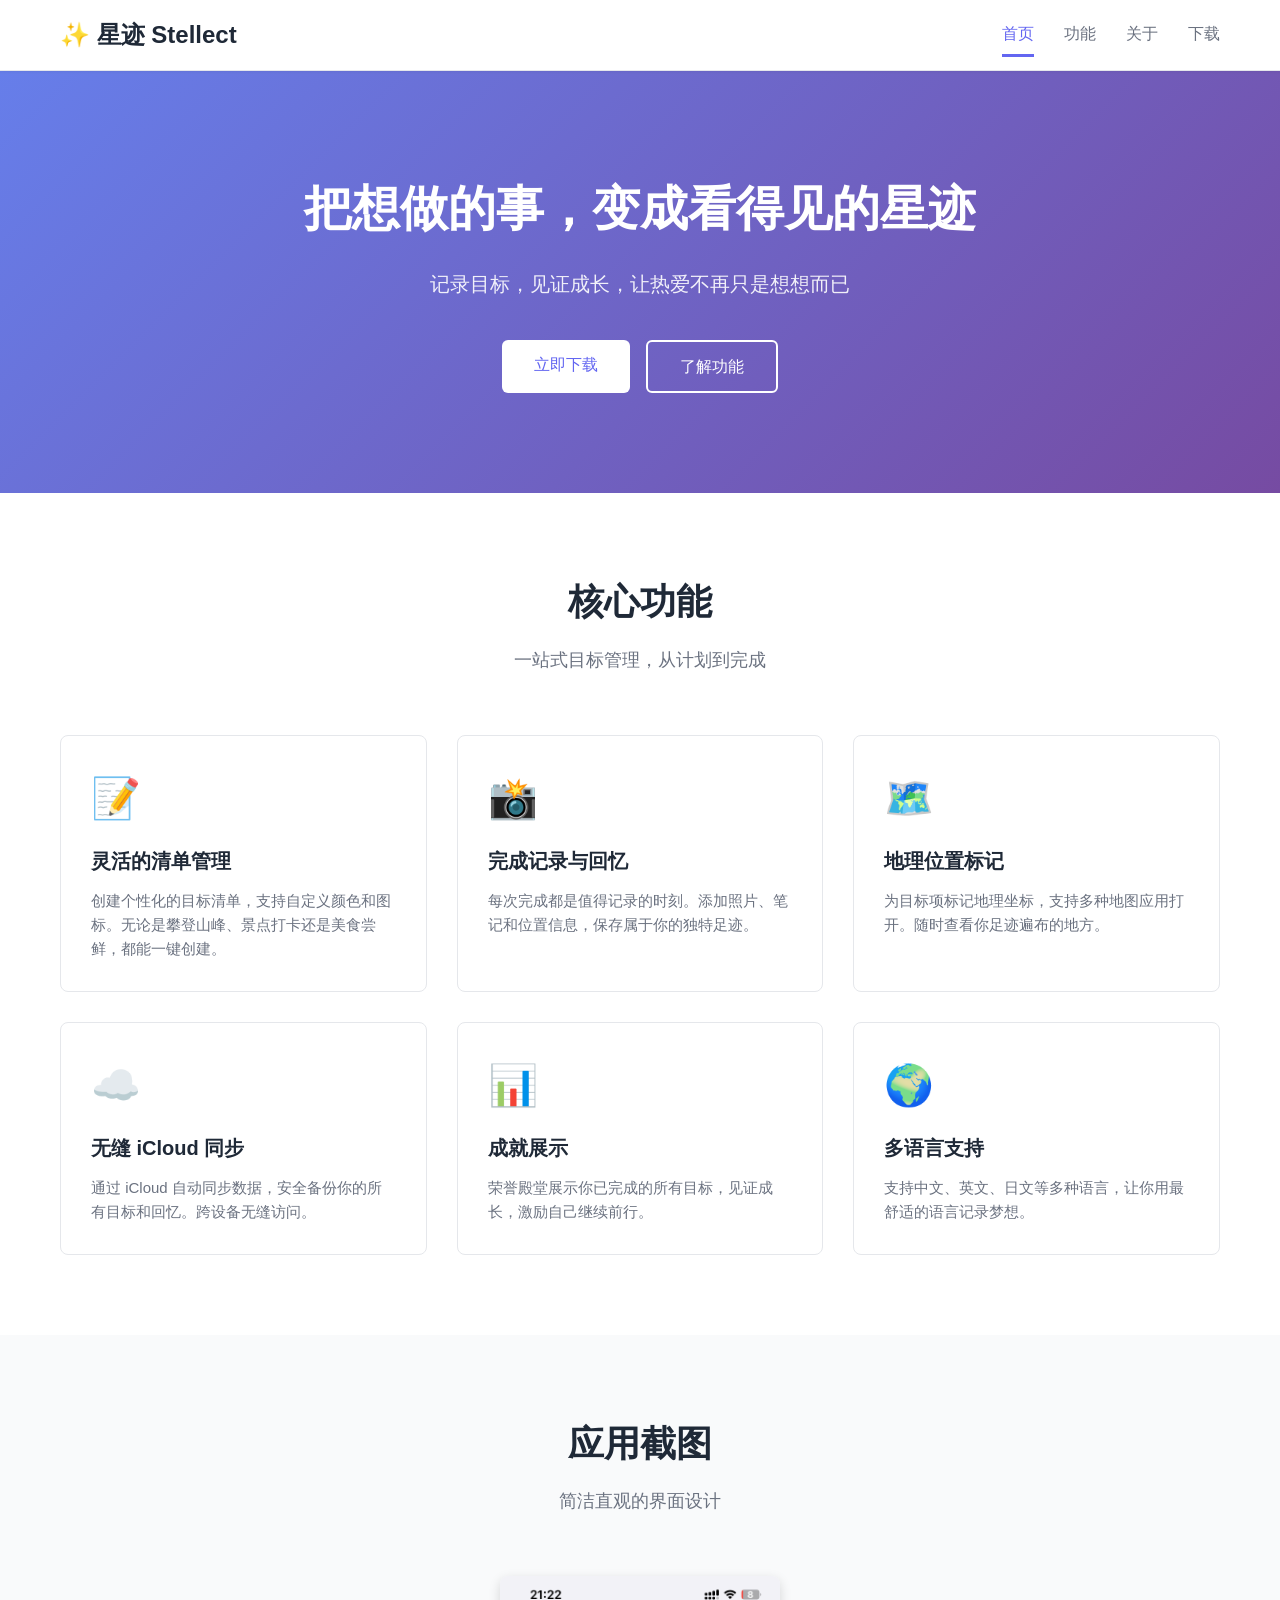
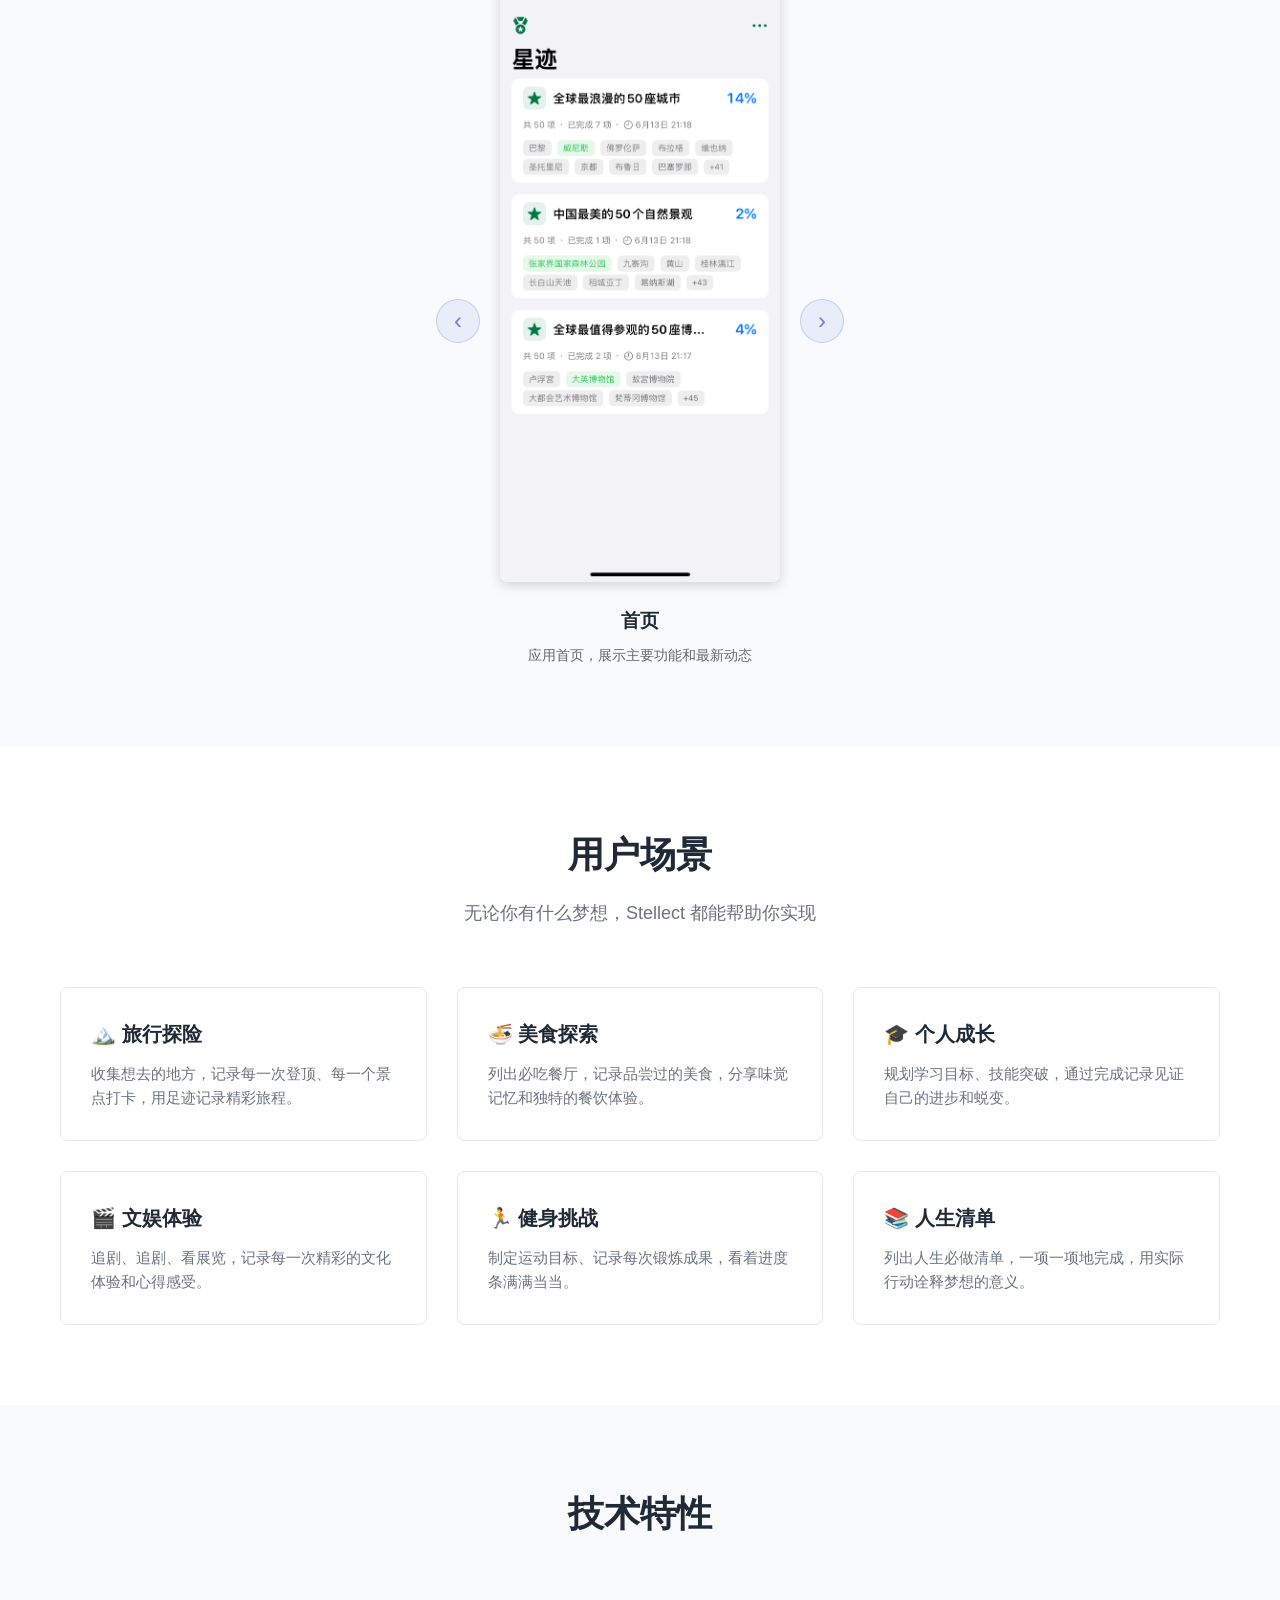
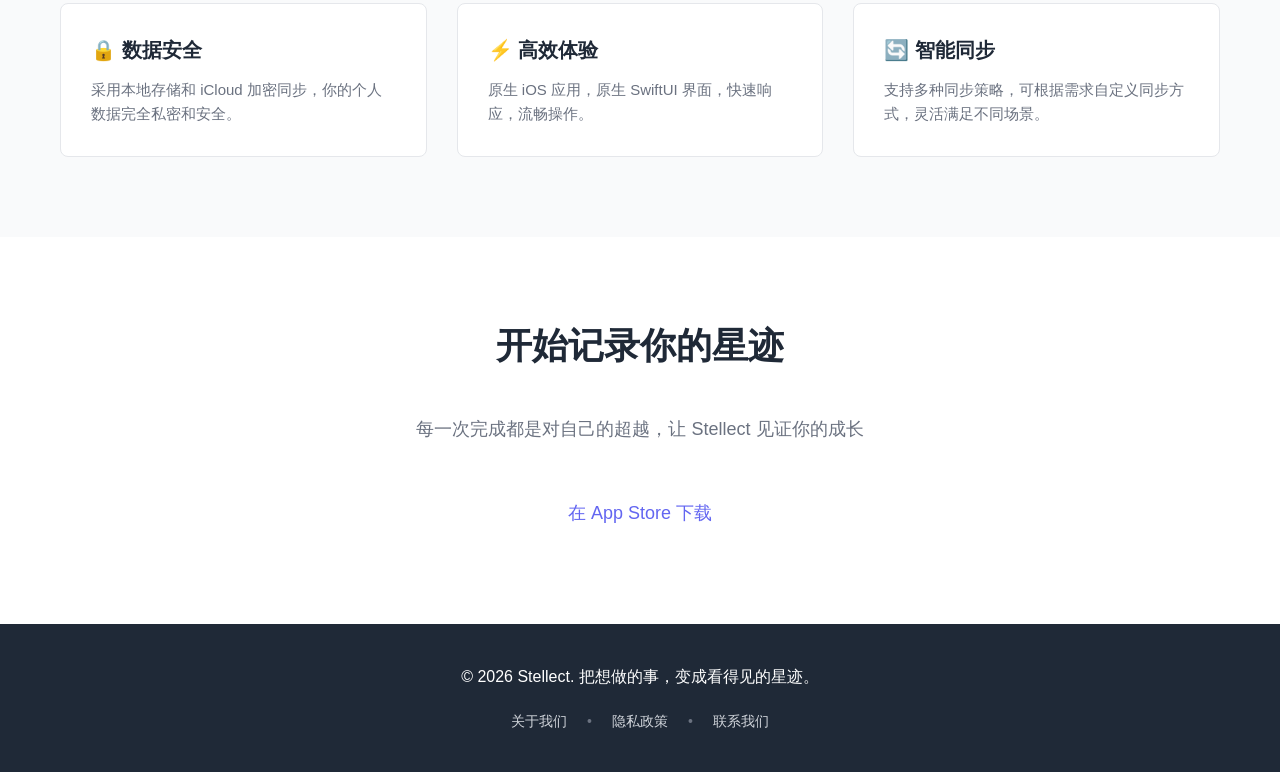
<file: index.html>
<!DOCTYPE html>
<html lang="zh-CN">
<head>
  <meta charset="UTF-8">
  <meta name="viewport" content="width=device-width, initial-scale=1.0">
  <title>Stellect - 目标追踪应用</title>
  <meta name="description" content="Stellect 帮助你记录和追踪生活中的每一个目标。创建清单、记录完成、分享足迹，让热爱不再只是想想而已。">
  <link rel="stylesheet" href="assets/css/main.css">
  <script src="config/config.js"></script>
  <script src="assets/js/app-config-loader.js"></script>
</head>
<body>
  <header class="site-header">
    <div class="container">
      <div class="header-wrap">
        <a href="index.html" class="brand">
          <span data-app-brand>✨ Stellect</span>
        </a>
        <nav class="nav">
          <a href="index.html" class="nav-link active">首页</a>
          <a href="pages/features.html" class="nav-link">功能</a>
          <a href="pages/about.html" class="nav-link">关于</a>
          <a href="pages/download.html" class="nav-link">下载</a>
        </nav>
      </div>
    </div>
  </header>

  <section class="hero">
    <div class="container">
      <div class="hero-content">
        <h1>把想做的事，变成看得见的星迹</h1>
        <p>记录目标，见证成长，让热爱不再只是想想而已</p>
        <div style="display:flex;gap:16px;justify-content:center;flex-wrap:wrap;">
          <a href="pages/download.html" class="btn btn-primary">立即下载</a>
          <a href="pages/features.html" class="btn btn-secondary">了解功能</a>
        </div>
      </div>
    </div>
  </section>

  <section class="section">
    <div class="container">
      <div class="section-header">
        <h2 class="section-title">核心功能</h2>
        <p class="section-subtitle">一站式目标管理，从计划到完成</p>
      </div>
      <div class="features-grid">
        <div class="feature-card">
          <div class="feature-icon">📝</div>
          <h3>灵活的清单管理</h3>
          <p>创建个性化的目标清单，支持自定义颜色和图标。无论是攀登山峰、景点打卡还是美食尝鲜，都能一键创建。</p>
        </div>
        <div class="feature-card">
          <div class="feature-icon">📸</div>
          <h3>完成记录与回忆</h3>
          <p>每次完成都是值得记录的时刻。添加照片、笔记和位置信息，保存属于你的独特足迹。</p>
        </div>
        <div class="feature-card">
          <div class="feature-icon">🗺️</div>
          <h3>地理位置标记</h3>
          <p>为目标项标记地理坐标，支持多种地图应用打开。随时查看你足迹遍布的地方。</p>
        </div>
        <div class="feature-card">
          <div class="feature-icon">☁️</div>
          <h3>无缝 iCloud 同步</h3>
          <p>通过 iCloud 自动同步数据，安全备份你的所有目标和回忆。跨设备无缝访问。</p>
        </div>
        <div class="feature-card">
          <div class="feature-icon">📊</div>
          <h3>成就展示</h3>
          <p>荣誉殿堂展示你已完成的所有目标，见证成长，激励自己继续前行。</p>
        </div>
        <div class="feature-card">
          <div class="feature-icon">🌍</div>
          <h3>多语言支持</h3>
          <p>支持中文、英文、日文等多种语言，让你用最舒适的语言记录梦想。</p>
        </div>
      </div>
    </div>
  </section>

  <section class="section section-alt">
    <div class="container">
      <div class="section-header">
        <h2 class="section-title">应用截图</h2>
        <p class="section-subtitle">简洁直观的界面设计</p>
      </div>
      <div class="screenshot-carousel" style="display: flex; align-items: center; justify-content: center; gap: 20px;">
        <button class="carousel-btn prev-btn" id="prevBtn" style="background: rgba(102, 126, 234, 0.1); border: 1px solid rgba(102, 126, 234, 0.3); border-radius: 50%; width: 44px; height: 44px; font-size: 24px; cursor: pointer; transition: all 0.3s; display: flex; align-items: center; justify-content: center; color: #667eea;">‹</button>
        
        <div id="screenshotContainer" style="text-align: center;">
          <img id="screenshotImg" src="assets/images/home.png" alt="应用截图" style="width: 280px; aspect-ratio: 1170 / 2532; border-radius: 8px; box-shadow: 0 4px 12px rgba(0, 0, 0, 0.15);">
          <h3 id="screenshotName" style="margin-top: 16px; margin-bottom: 8px;">首页</h3>
          <p id="screenshotDes" style="color: #666; font-size: 14px; margin: 0;">应用首页，展示主要功能和最新动态</p>
        </div>
        
        <button class="carousel-btn next-btn" id="nextBtn" style="background: rgba(102, 126, 234, 0.1); border: 1px solid rgba(102, 126, 234, 0.3); border-radius: 50%; width: 44px; height: 44px; font-size: 24px; cursor: pointer; transition: all 0.3s; display: flex; align-items: center; justify-content: center; color: #667eea;">›</button>
      </div>
      
      <style>
        .carousel-btn:hover {
          background: rgba(102, 126, 234, 0.2) !important;
          border-color: rgba(102, 126, 234, 0.5) !important;
        }
      </style>
    </div>
  </section>

  <section class="section">
    <div class="container">
      <div class="section-header">
        <h2 class="section-title">用户场景</h2>
        <p class="section-subtitle">无论你有什么梦想，Stellect 都能帮助你实现</p>
      </div>
      <div class="features-grid">
        <div class="feature-card">
          <h3>🏔️ 旅行探险</h3>
          <p>收集想去的地方，记录每一次登顶、每一个景点打卡，用足迹记录精彩旅程。</p>
        </div>
        <div class="feature-card">
          <h3>🍜 美食探索</h3>
          <p>列出必吃餐厅，记录品尝过的美食，分享味觉记忆和独特的餐饮体验。</p>
        </div>
        <div class="feature-card">
          <h3>🎓 个人成长</h3>
          <p>规划学习目标、技能突破，通过完成记录见证自己的进步和蜕变。</p>
        </div>
        <div class="feature-card">
          <h3>🎬 文娱体验</h3>
          <p>追剧、追剧、看展览，记录每一次精彩的文化体验和心得感受。</p>
        </div>
        <div class="feature-card">
          <h3>🏃 健身挑战</h3>
          <p>制定运动目标、记录每次锻炼成果，看着进度条满满当当。</p>
        </div>
        <div class="feature-card">
          <h3>📚 人生清单</h3>
          <p>列出人生必做清单，一项一项地完成，用实际行动诠释梦想的意义。</p>
        </div>
      </div>
    </div>
  </section>

  <section class="section section-alt">
    <div class="container">
      <div class="section-header">
        <h2 class="section-title">技术特性</h2>
      </div>
      <div class="features-grid">
        <div class="feature-card">
          <h3>🔒 数据安全</h3>
          <p>采用本地存储和 iCloud 加密同步，你的个人数据完全私密和安全。</p>
        </div>
        <div class="feature-card">
          <h3>⚡ 高效体验</h3>
          <p>原生 iOS 应用，原生 SwiftUI 界面，快速响应，流畅操作。</p>
        </div>
        <div class="feature-card">
          <h3>🔄 智能同步</h3>
          <p>支持多种同步策略，可根据需求自定义同步方式，灵活满足不同场景。</p>
        </div>
      </div>
    </div>
  </section>

  <section class="section">
    <div class="container" style="text-align: center;">
      <h2 class="section-title mb-40">开始记录你的星迹</h2>
      <p style="font-size: 18px; color: var(--text-secondary); margin-bottom: 40px;">
        每一次完成都是对自己的超越，让 Stellect 见证你的成长
      </p>
      <a href="https://apps.apple.com/app/id6779149152" class="btn btn-primary" style="font-size: 18px; padding: 16px 40px;">
        在 App Store 下载
      </a>
    </div>
  </section>

  <style>
    .screenshot-item {
      text-align: center;
    }

    .screenshot-item img {
      box-shadow: 0 8px 24px rgba(0, 0, 0, 0.12);
      border-radius: 12px;
      border: 1px solid rgba(0, 0, 0, 0.05);
    }

    .screenshot-item h3 {
      font-size: 16px;
      font-weight: 600;
      color: var(--text-primary);
      margin: 16px 0 0 0;
    }
  </style>

  <footer class="site-footer">
    <div class="container">
      <div class="footer-content">
        <p>© 2026 Stellect. 把想做的事，变成看得见的星迹。</p>
      </div>
      <div class="footer-links">
        <a href="pages/about.html">关于我们</a>
        <span>•</span>
        <a href="pages/privacy.html">隐私政策</a>
        <span>•</span>
        <a href="pages/about.html#contact">联系我们</a>
      </div>
    </div>
  </footer>

  <script src="config/social.js"></script>
  <script src="assets/js/screenshot-carousel.js"></script>
  <script src="assets/js/config-loader.js"></script>
</body>
</html>
</file>
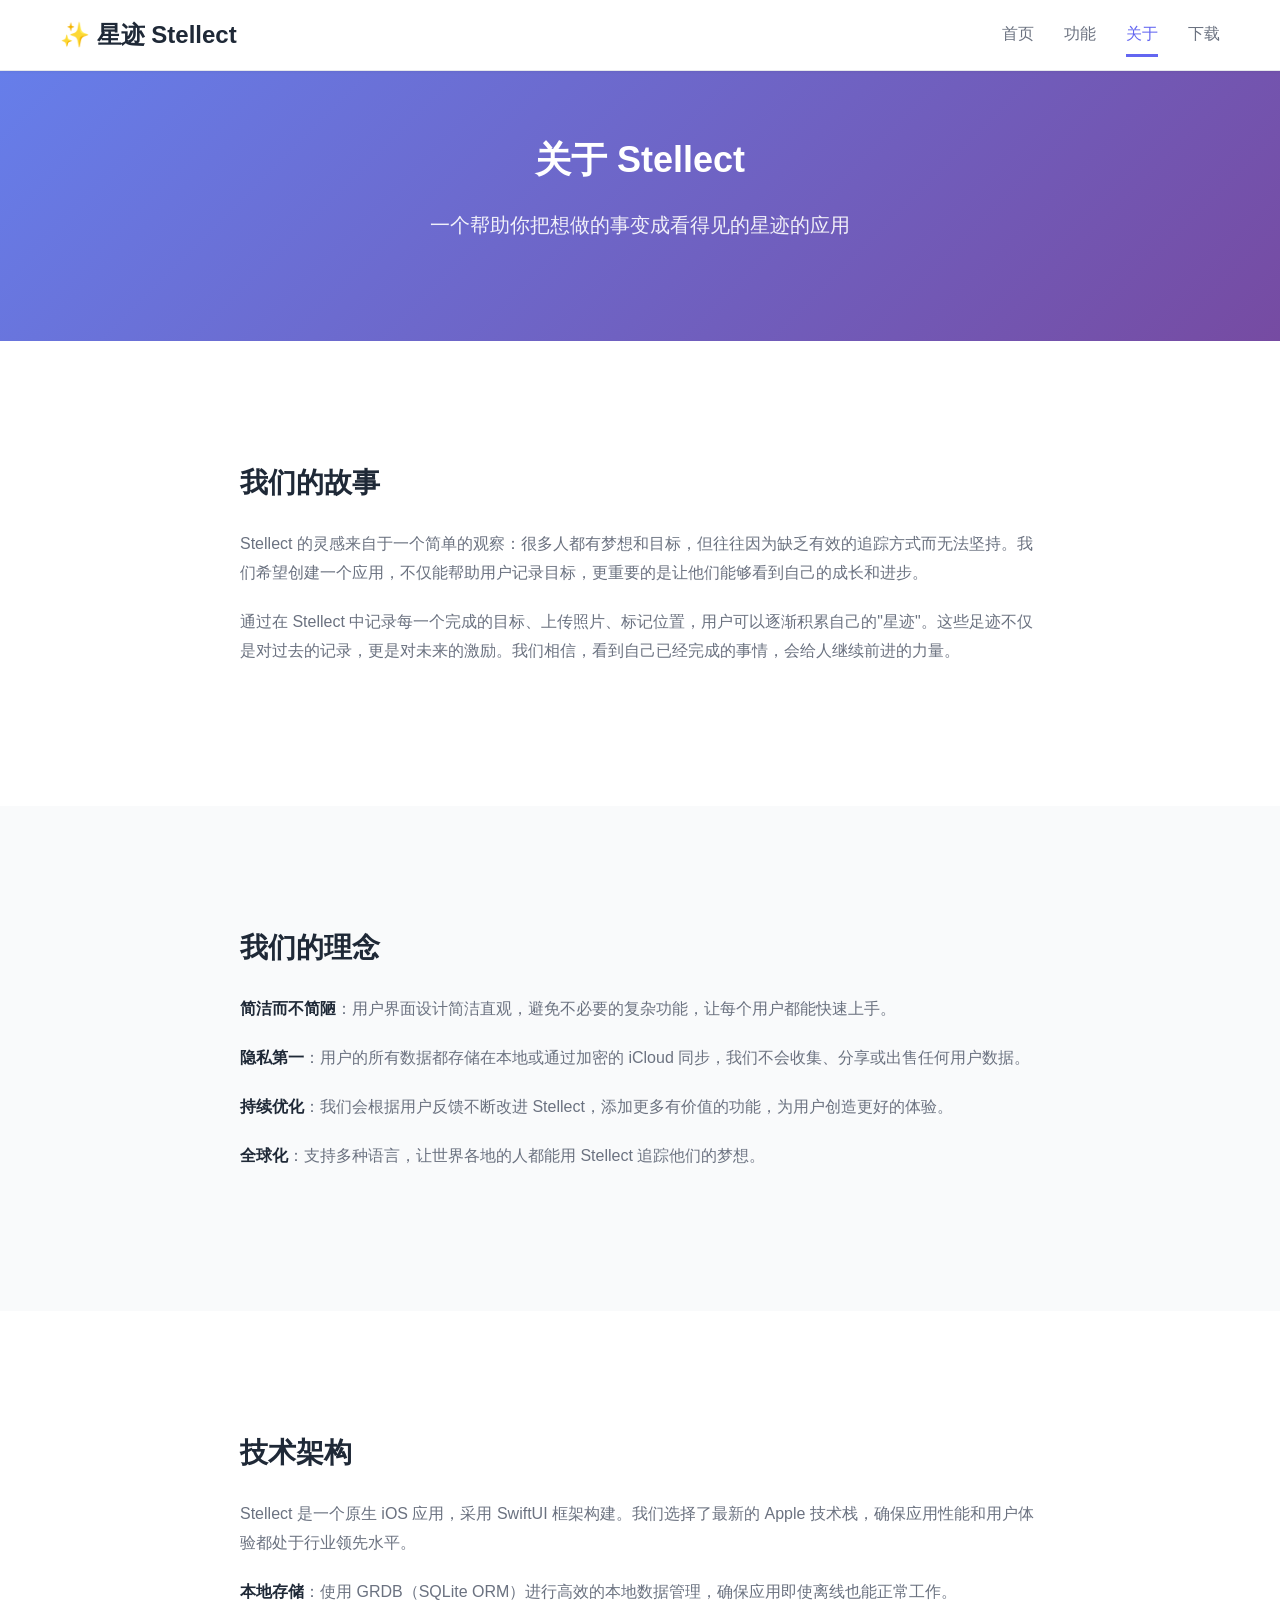
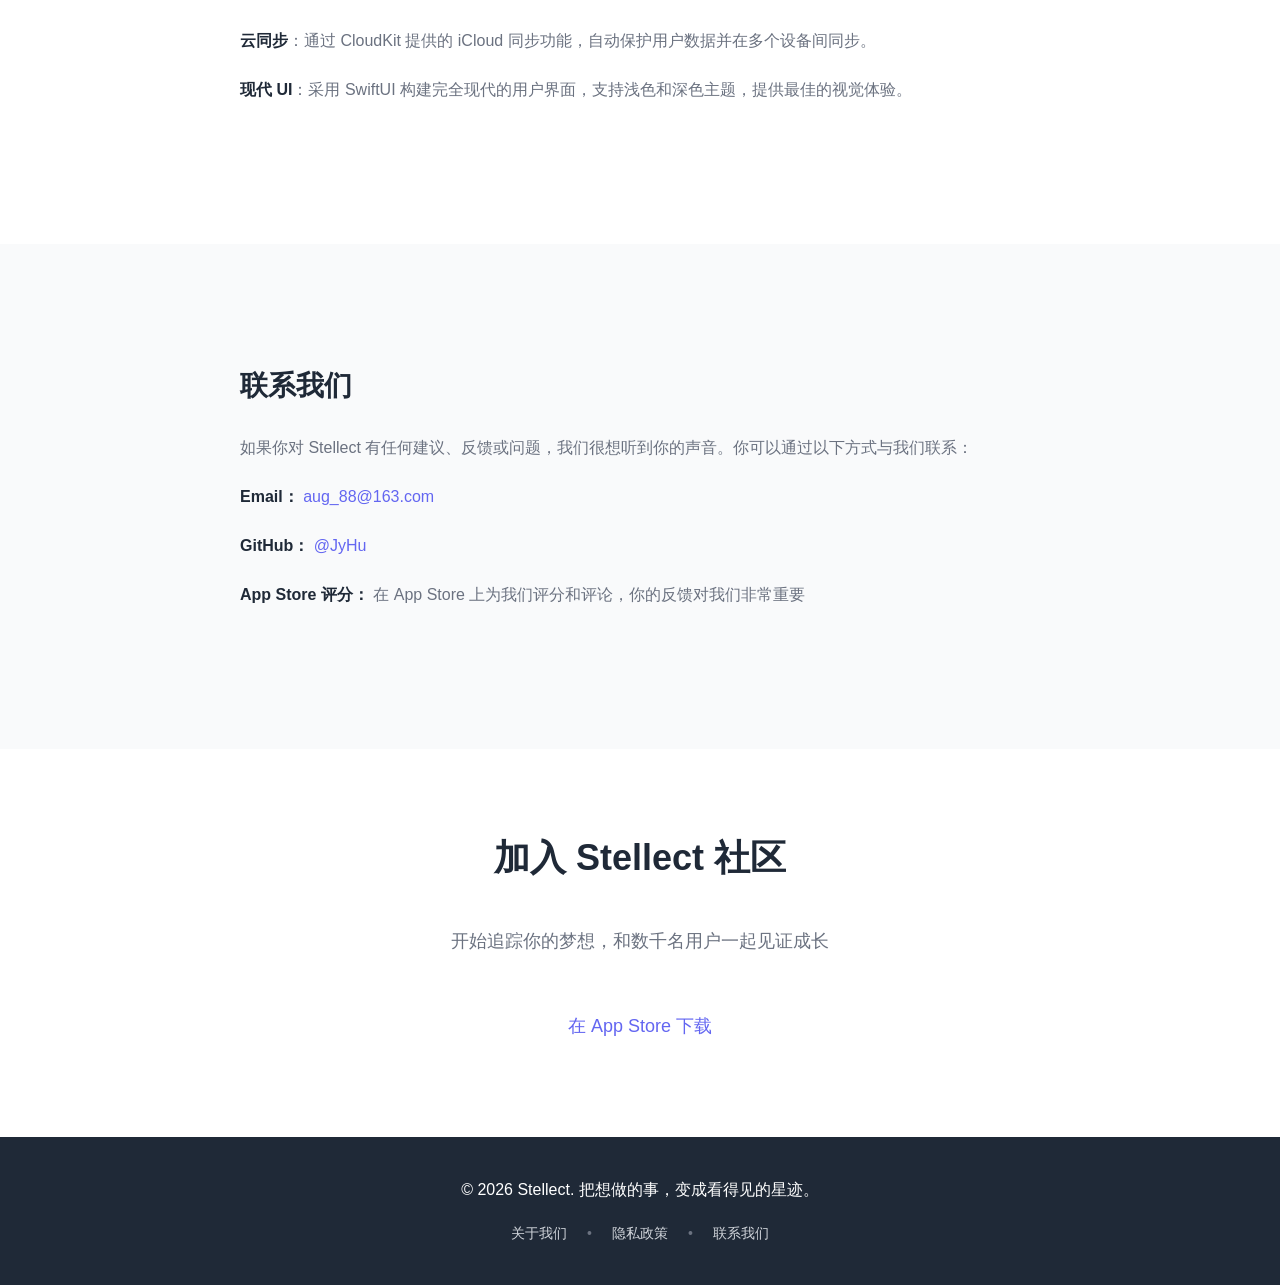
<file: pages/about.html>
<!DOCTYPE html>
<html lang="zh-CN">
<head>
  <meta charset="UTF-8">
  <meta name="viewport" content="width=device-width, initial-scale=1.0">
  <title>Stellect - 关于我们</title>
  <meta name="description" content="了解 Stellect 的故事、团队和我们为什么创建这个应用。">
  <link rel="stylesheet" href="../assets/css/main.css">
  <script src="../config/config.js"></script>
  <script src="../assets/js/app-config-loader.js"></script>
</head>
<body>
  <header class="site-header">
    <div class="container">
      <div class="header-wrap">
        <a href="../index.html" class="brand">
          <span data-app-brand>✨ Stellect</span>
        </a>
        <nav class="nav">
          <a href="../index.html" class="nav-link">首页</a>
          <a href="features.html" class="nav-link">功能</a>
          <a href="about.html" class="nav-link active">关于</a>
          <a href="download.html" class="nav-link">下载</a>
        </nav>
      </div>
    </div>
  </header>

  <section class="hero" style="padding: 60px 0; background: linear-gradient(135deg, #667eea 0%, #764ba2 100%);">
    <div class="container">
      <div class="hero-content">
        <h1 style="font-size: 36px;">关于 Stellect</h1>
        <p>一个帮助你把想做的事变成看得见的星迹的应用</p>
      </div>
    </div>
  </section>

  <section class="section">
    <div class="container">
      <div class="about-content">
        <h2>我们的故事</h2>
        <p>
          Stellect 的灵感来自于一个简单的观察：很多人都有梦想和目标，但往往因为缺乏有效的追踪方式而无法坚持。我们希望创建一个应用，不仅能帮助用户记录目标，更重要的是让他们能够看到自己的成长和进步。
        </p>
        <p>
          通过在 Stellect 中记录每一个完成的目标、上传照片、标记位置，用户可以逐渐积累自己的"星迹"。这些足迹不仅是对过去的记录，更是对未来的激励。我们相信，看到自己已经完成的事情，会给人继续前进的力量。
        </p>
      </div>
    </div>
  </section>

  <section class="section section-alt">
    <div class="container">
      <div class="about-content">
        <h2>我们的理念</h2>
        <p><strong>简洁而不简陋</strong>：用户界面设计简洁直观，避免不必要的复杂功能，让每个用户都能快速上手。</p>
        <p><strong>隐私第一</strong>：用户的所有数据都存储在本地或通过加密的 iCloud 同步，我们不会收集、分享或出售任何用户数据。</p>
        <p><strong>持续优化</strong>：我们会根据用户反馈不断改进 Stellect，添加更多有价值的功能，为用户创造更好的体验。</p>
        <p><strong>全球化</strong>：支持多种语言，让世界各地的人都能用 Stellect 追踪他们的梦想。</p>
      </div>
    </div>
  </section>

  <section class="section">
    <div class="container">
      <div class="about-content">
        <h2>技术架构</h2>
        <p>
          Stellect 是一个原生 iOS 应用，采用 SwiftUI 框架构建。我们选择了最新的 Apple 技术栈，确保应用性能和用户体验都处于行业领先水平。
        </p>
        <p><strong>本地存储</strong>：使用 GRDB（SQLite ORM）进行高效的本地数据管理，确保应用即使离线也能正常工作。</p>
        <p><strong>云同步</strong>：通过 CloudKit 提供的 iCloud 同步功能，自动保护用户数据并在多个设备间同步。</p>
        <p><strong>现代 UI</strong>：采用 SwiftUI 构建完全现代的用户界面，支持浅色和深色主题，提供最佳的视觉体验。</p>
      </div>
    </div>
  </section>

  <section class="section section-alt" id="contact">
    <div class="container">
      <div class="about-content">
        <h2>联系我们</h2>
        <p>
          如果你对 Stellect 有任何建议、反馈或问题，我们很想听到你的声音。你可以通过以下方式与我们联系：
        </p>
        <ul class="contact-list" id="social-links-container">
          <!-- Generated dynamically from social.js -->
        </ul>
        <ul class="contact-list">
          <li><strong>App Store 评分：</strong> 在 App Store 上为我们评分和评论，你的反馈对我们非常重要</li>
        </ul>
      </div>
    </div>
  </section>

  <section class="section">
    <div class="container" style="text-align: center;">
      <h2 class="section-title mb-40">加入 Stellect 社区</h2>
      <p style="font-size: 18px; color: var(--text-secondary); margin-bottom: 40px;">
        开始追踪你的梦想，和数千名用户一起见证成长
      </p>
      <a href="https://apps.apple.com/app/id6779149152" class="btn btn-primary" style="font-size: 18px; padding: 16px 40px;">
        在 App Store 下载
      </a>
    </div>
  </section>

  <footer class="site-footer">
    <div class="container">
      <div class="footer-content">
        <p>© 2026 Stellect. 把想做的事，变成看得见的星迹。</p>
      </div>
      <div class="footer-links">
        <a href="about.html">关于我们</a>
        <span>•</span>
        <a href="privacy.html">隐私政策</a>
        <span>•</span>
        <a href="about.html#contact">联系我们</a>
      </div>
    </div>
  </footer>

  <style>
    .about-content {
      max-width: 800px;
      margin: 0 auto;
      padding: 40px 0;
    }

    .about-content h2 {
      font-size: 28px;
      color: var(--text-primary);
      margin-bottom: 25px;
      margin-top: 0;
    }

    .about-content p {
      font-size: 16px;
      color: var(--text-secondary);
      line-height: 1.8;
      margin-bottom: 20px;
    }

    .about-content strong {
      color: var(--text-primary);
    }

    .contact-list {
      list-style: none;
      padding: 0;
      font-size: 16px;
      color: var(--text-secondary);
    }

    .contact-list li {
      margin-bottom: 20px;
      line-height: 1.8;
    }

    .contact-list a {
      color: var(--primary-color);
      text-decoration: none;
      transition: color 0.3s ease;
    }

    .contact-list a:hover {
      color: var(--primary-dark);
    }

    .mb-40 {
      margin-bottom: 40px;
    }
  </style>

  <script src="../config/social.js"></script>
  <script src="../assets/js/config-loader.js"></script>
</body>
</html>
</file>
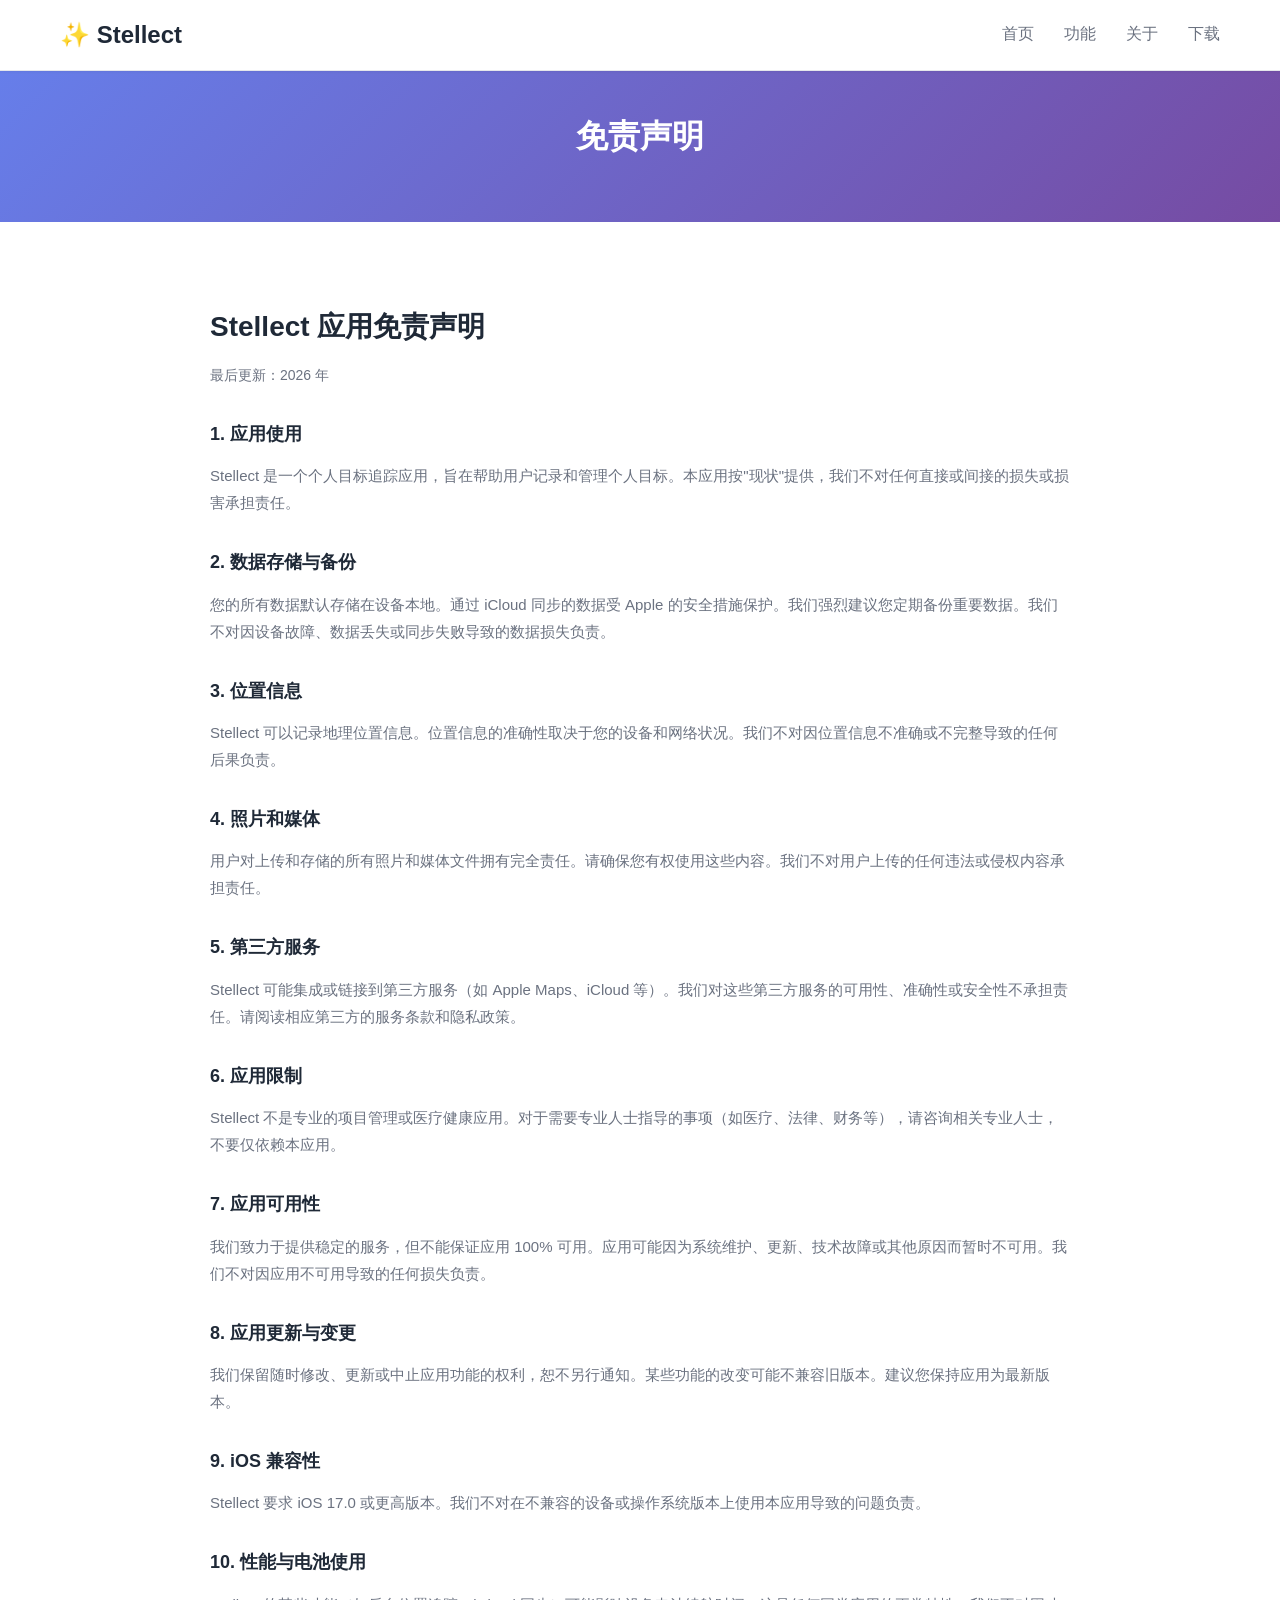
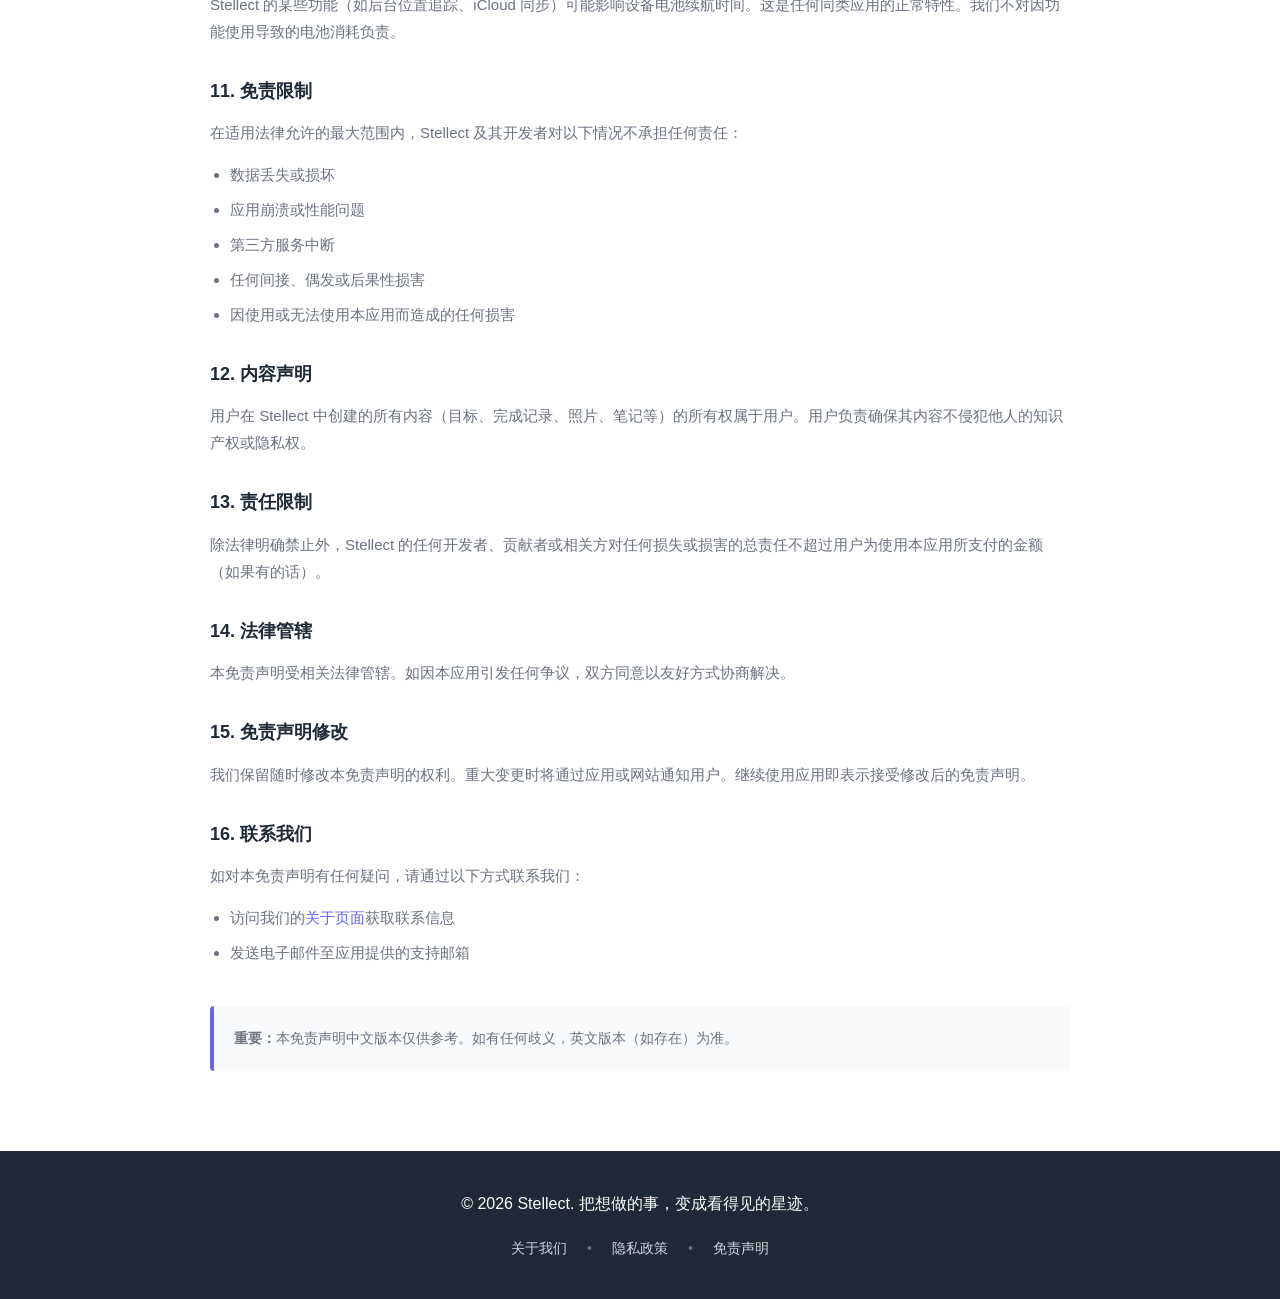
<file: pages/disclaimer.html>
<!DOCTYPE html>
<html lang="zh-CN">
<head>
  <meta charset="UTF-8">
  <meta name="viewport" content="width=device-width, initial-scale=1.0">
  <title>Stellect - 免责声明</title>
  <meta name="description" content="Stellect 应用免责声明">
  <link rel="stylesheet" href="../assets/css/main.css">
</head>
<body>
  <header class="site-header">
    <div class="container">
      <div class="header-wrap">
        <a href="../index.html" class="brand">
          <span>✨ Stellect</span>
        </a>
        <nav class="nav">
          <a href="../index.html" class="nav-link">首页</a>
          <a href="features.html" class="nav-link">功能</a>
          <a href="about.html" class="nav-link">关于</a>
          <a href="download.html" class="nav-link">下载</a>
        </nav>
      </div>
    </div>
  </header>

  <section class="hero" style="padding: 40px 0; background: linear-gradient(135deg, #667eea 0%, #764ba2 100%);">
    <div class="container">
      <div class="hero-content">
        <h1 style="font-size: 32px;">免责声明</h1>
      </div>
    </div>
  </section>

  <section class="section">
    <div class="container" style="max-width: 900px;">
      <div class="legal-content">
        <h2>Stellect 应用免责声明</h2>
        <p style="color: var(--text-secondary); font-size: 14px; margin-bottom: 30px;">最后更新：2026 年</p>

        <h3>1. 应用使用</h3>
        <p>Stellect 是一个个人目标追踪应用，旨在帮助用户记录和管理个人目标。本应用按"现状"提供，我们不对任何直接或间接的损失或损害承担责任。</p>

        <h3>2. 数据存储与备份</h3>
        <p>您的所有数据默认存储在设备本地。通过 iCloud 同步的数据受 Apple 的安全措施保护。我们强烈建议您定期备份重要数据。我们不对因设备故障、数据丢失或同步失败导致的数据损失负责。</p>

        <h3>3. 位置信息</h3>
        <p>Stellect 可以记录地理位置信息。位置信息的准确性取决于您的设备和网络状况。我们不对因位置信息不准确或不完整导致的任何后果负责。</p>

        <h3>4. 照片和媒体</h3>
        <p>用户对上传和存储的所有照片和媒体文件拥有完全责任。请确保您有权使用这些内容。我们不对用户上传的任何违法或侵权内容承担责任。</p>

        <h3>5. 第三方服务</h3>
        <p>Stellect 可能集成或链接到第三方服务（如 Apple Maps、iCloud 等）。我们对这些第三方服务的可用性、准确性或安全性不承担责任。请阅读相应第三方的服务条款和隐私政策。</p>

        <h3>6. 应用限制</h3>
        <p>Stellect 不是专业的项目管理或医疗健康应用。对于需要专业人士指导的事项（如医疗、法律、财务等），请咨询相关专业人士，不要仅依赖本应用。</p>

        <h3>7. 应用可用性</h3>
        <p>我们致力于提供稳定的服务，但不能保证应用 100% 可用。应用可能因为系统维护、更新、技术故障或其他原因而暂时不可用。我们不对因应用不可用导致的任何损失负责。</p>

        <h3>8. 应用更新与变更</h3>
        <p>我们保留随时修改、更新或中止应用功能的权利，恕不另行通知。某些功能的改变可能不兼容旧版本。建议您保持应用为最新版本。</p>

        <h3>9. iOS 兼容性</h3>
        <p>Stellect 要求 iOS 17.0 或更高版本。我们不对在不兼容的设备或操作系统版本上使用本应用导致的问题负责。</p>

        <h3>10. 性能与电池使用</h3>
        <p>Stellect 的某些功能（如后台位置追踪、iCloud 同步）可能影响设备电池续航时间。这是任何同类应用的正常特性。我们不对因功能使用导致的电池消耗负责。</p>

        <h3>11. 免责限制</h3>
        <p>在适用法律允许的最大范围内，Stellect 及其开发者对以下情况不承担任何责任：
        <ul style="margin: 15px 0 15px 20px; color: var(--text-secondary);">
          <li>数据丢失或损坏</li>
          <li>应用崩溃或性能问题</li>
          <li>第三方服务中断</li>
          <li>任何间接、偶发或后果性损害</li>
          <li>因使用或无法使用本应用而造成的任何损害</li>
        </ul>
        </p>

        <h3>12. 内容声明</h3>
        <p>用户在 Stellect 中创建的所有内容（目标、完成记录、照片、笔记等）的所有权属于用户。用户负责确保其内容不侵犯他人的知识产权或隐私权。</p>

        <h3>13. 责任限制</h3>
        <p>除法律明确禁止外，Stellect 的任何开发者、贡献者或相关方对任何损失或损害的总责任不超过用户为使用本应用所支付的金额（如果有的话）。</p>

        <h3>14. 法律管辖</h3>
        <p>本免责声明受相关法律管辖。如因本应用引发任何争议，双方同意以友好方式协商解决。</p>

        <h3>15. 免责声明修改</h3>
        <p>我们保留随时修改本免责声明的权利。重大变更时将通过应用或网站通知用户。继续使用应用即表示接受修改后的免责声明。</p>

        <h3>16. 联系我们</h3>
        <p>如对本免责声明有任何疑问，请通过以下方式联系我们：
        <ul style="margin: 15px 0 15px 20px; color: var(--text-secondary);">
          <li>访问我们的<a href="about.html" style="color: var(--primary-color); text-decoration: none;">关于页面</a>获取联系信息</li>
          <li>发送电子邮件至应用提供的支持邮箱</li>
        </ul>
        </p>

        <div style="background: var(--bg-light); border-left: 4px solid var(--primary-color); padding: 20px; margin-top: 40px; border-radius: 4px;">
          <p style="margin: 0; color: var(--text-secondary); font-size: 14px;">
            <strong>重要：</strong>本免责声明中文版本仅供参考。如有任何歧义，英文版本（如存在）为准。
          </p>
        </div>
      </div>
    </div>
  </section>

  <footer class="site-footer">
    <div class="container">
      <div class="footer-content">
        <p>© 2026 Stellect. 把想做的事，变成看得见的星迹。</p>
      </div>
      <div class="footer-links">
        <a href="about.html">关于我们</a>
        <span>•</span>
        <a href="privacy.html">隐私政策</a>
        <span>•</span>
        <a href="disclaimer.html">免责声明</a>
      </div>
    </div>
  </footer>

  <style>
    .legal-content {
      line-height: 1.8;
    }

    .legal-content h2 {
      font-size: 28px;
      color: var(--text-primary);
      margin-bottom: 10px;
      margin-top: 0;
    }

    .legal-content h3 {
      font-size: 18px;
      color: var(--text-primary);
      margin-top: 30px;
      margin-bottom: 12px;
      font-weight: 600;
    }

    .legal-content p {
      color: var(--text-secondary);
      font-size: 15px;
      margin-bottom: 15px;
    }

    .legal-content ul {
      color: var(--text-secondary);
      font-size: 15px;
    }

    .legal-content li {
      margin-bottom: 8px;
    }

    .legal-content a {
      color: var(--primary-color);
      text-decoration: none;
    }

    .legal-content a:hover {
      text-decoration: underline;
    }
  </style>

  <script src="../config/social.js"></script>
  <script src="../assets/js/config-loader.js"></script>
</body>
</html>
</file>
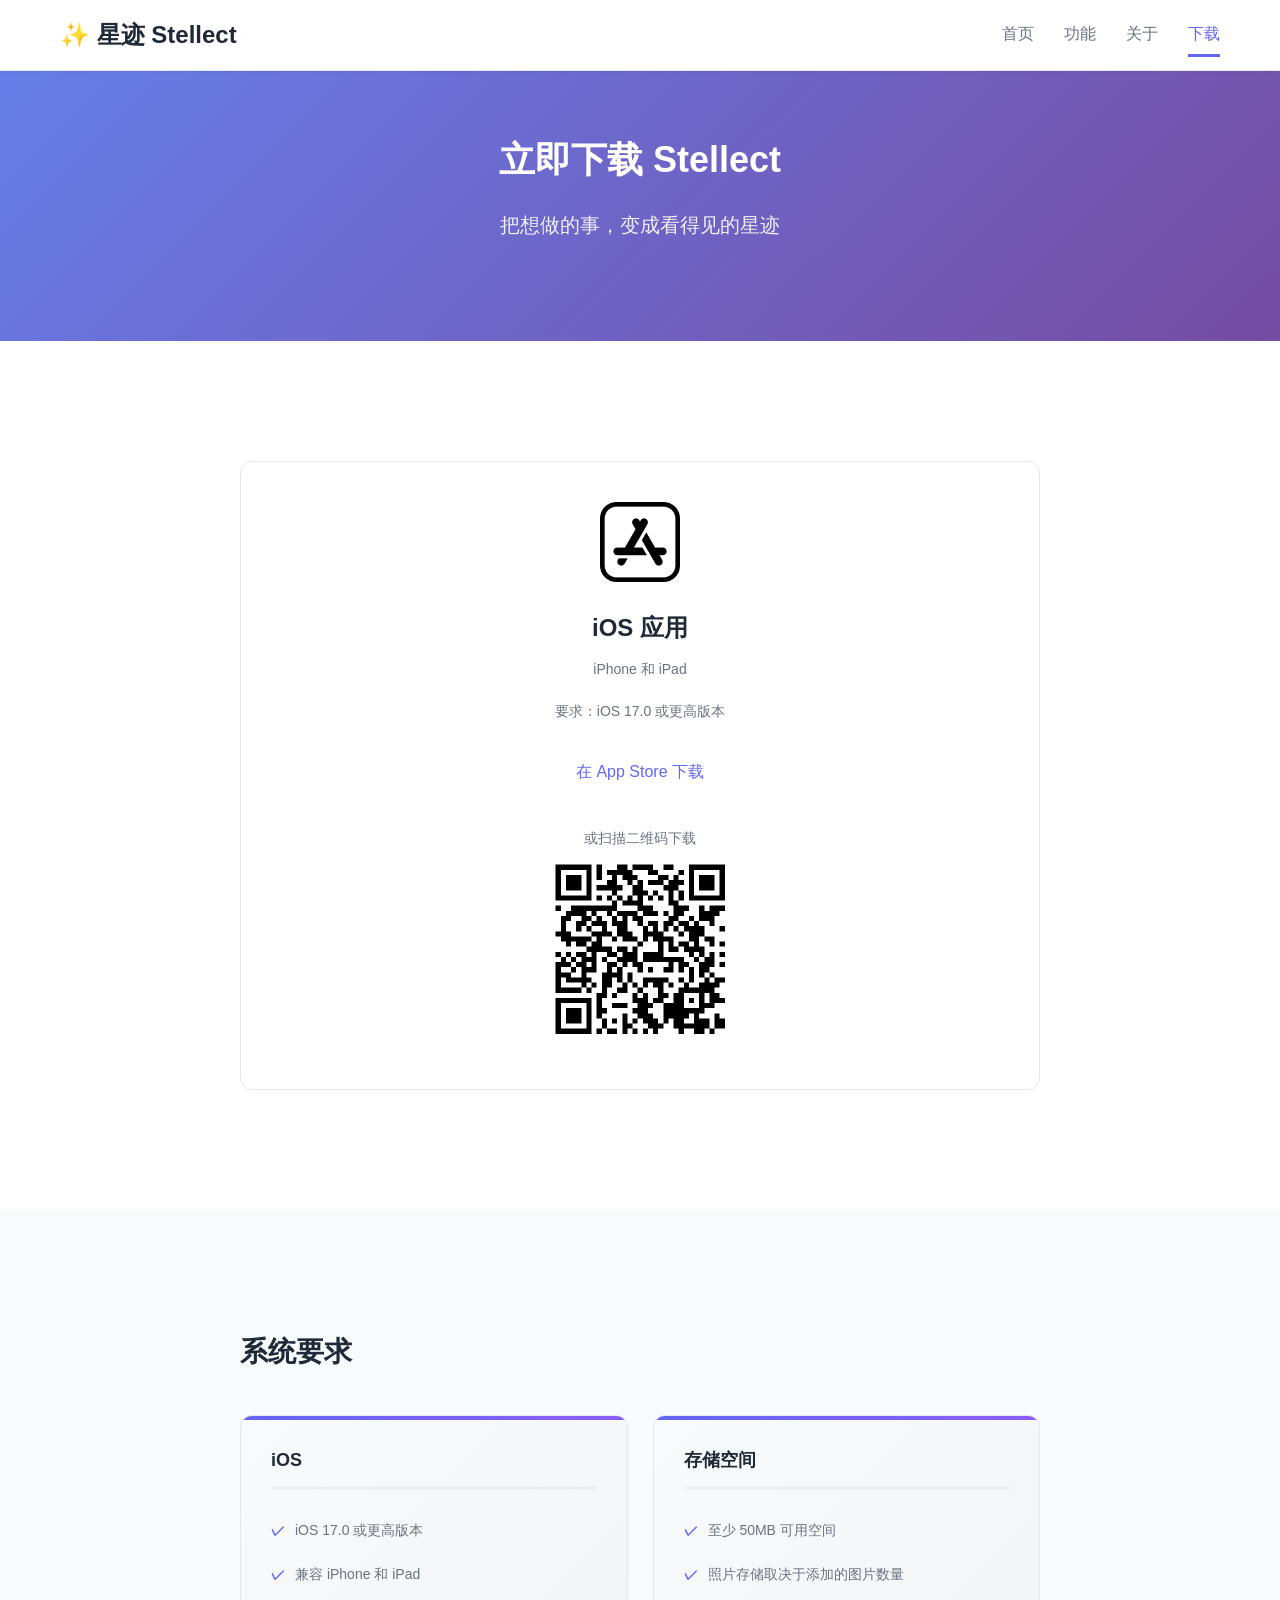
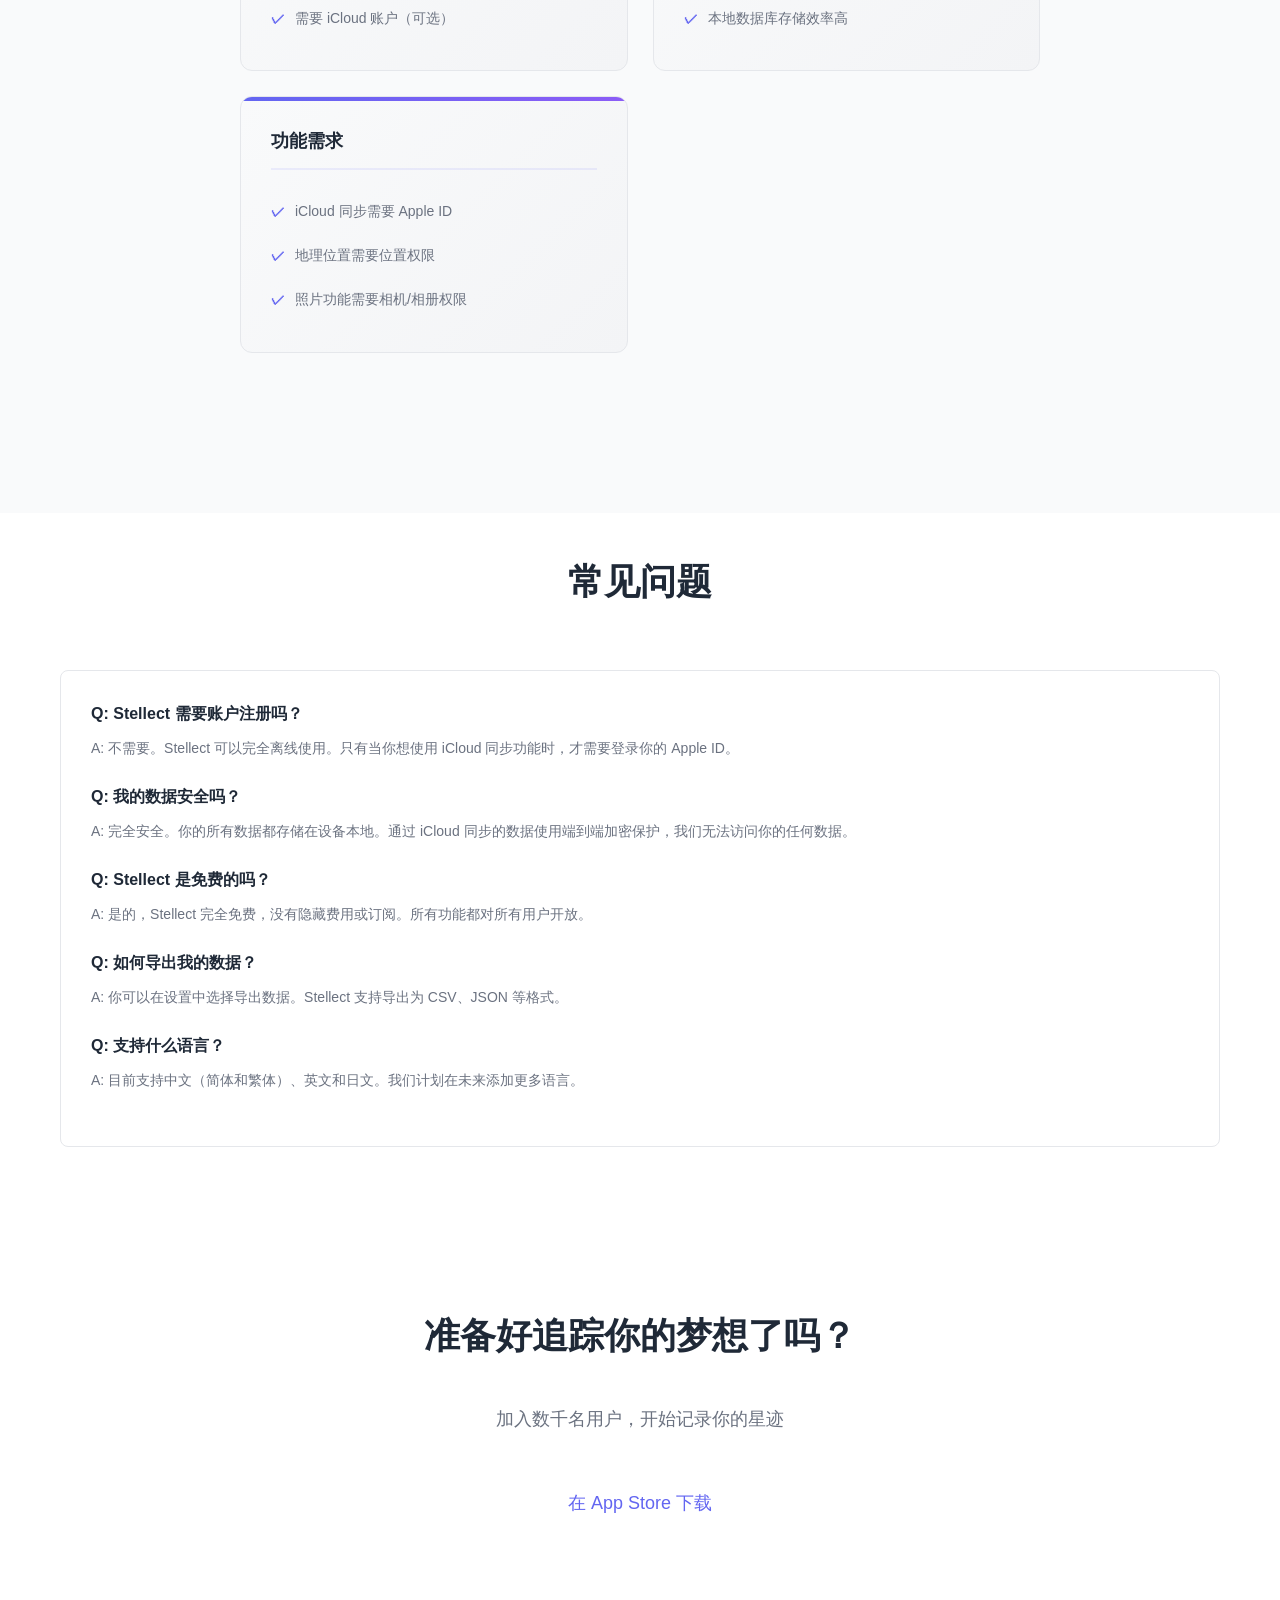
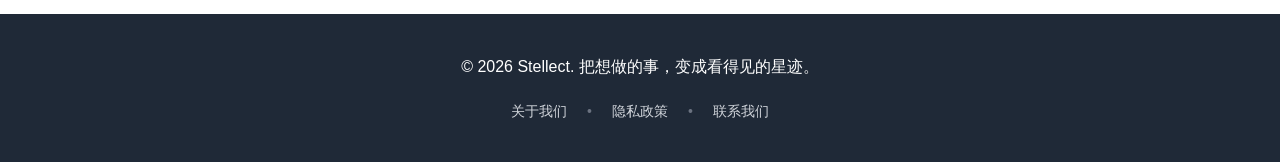
<file: pages/download.html>
<!DOCTYPE html>
<html lang="zh-CN">
<head>
  <meta charset="UTF-8">
  <meta name="viewport" content="width=device-width, initial-scale=1.0">
  <title>Stellect - 下载</title>
  <meta name="description" content="在 App Store 上下载 Stellect iOS 应用，立即开始追踪你的目标。">
  <link rel="stylesheet" href="../assets/css/main.css">
  <script src="../config/config.js"></script>
  <script src="../assets/js/app-config-loader.js"></script>
</head>
<body>
  <header class="site-header">
    <div class="container">
      <div class="header-wrap">
        <a href="../index.html" class="brand">
          <span data-app-brand>✨ Stellect</span>
        </a>
        <nav class="nav">
          <a href="../index.html" class="nav-link">首页</a>
          <a href="features.html" class="nav-link">功能</a>
          <a href="about.html" class="nav-link">关于</a>
          <a href="download.html" class="nav-link active">下载</a>
        </nav>
      </div>
    </div>
  </header>

  <section class="hero" style="padding: 60px 0; background: linear-gradient(135deg, #667eea 0%, #764ba2 100%);">
    <div class="container">
      <div class="hero-content">
        <h1 style="font-size: 36px;">立即下载 Stellect</h1>
        <p>把想做的事，变成看得见的星迹</p>
      </div>
    </div>
  </section>

  <section class="section">
    <div class="container">
      <div class="download-content">
        <div class="download-card">
          <div class="download-platform-icon">
            <img src="../assets/images/app_store.png" alt="App Store" style="width: 80px; height: 80px;">
          </div>
          <h3>iOS 应用</h3>
          <p class="platform-subtitle">iPhone 和 iPad</p>
          <p class="requirements">要求：iOS 17.0 或更高版本</p>
          <a href="https://apps.apple.com/app/id6779149152" class="btn btn-primary" style="display: inline-block;">在 App Store 下载</a>
          <p class="qr-text">或扫描二维码下载</p>
          <img src="../assets/images/qr-code.png" alt="二维码" class="qr-code" style="width: 200px; height: 200px; margin: 0 auto; display: block; border-radius: 8px;">
        </div>
      </div>
    </div>
  </section>

  <section class="section section-alt">
    <div class="container">
      <div class="download-content">
        <h2>系统要求</h2>
        <div class="requirements-grid">
          <div class="requirement-item">
            <h3>iOS</h3>
            <ul>
              <li>iOS 17.0 或更高版本</li>
              <li>兼容 iPhone 和 iPad</li>
              <li>需要 iCloud 账户（可选）</li>
            </ul>
          </div>
          <div class="requirement-item">
            <h3>存储空间</h3>
            <ul>
              <li>至少 50MB 可用空间</li>
              <li>照片存储取决于添加的图片数量</li>
              <li>本地数据库存储效率高</li>
            </ul>
          </div>
          <div class="requirement-item">
            <h3>功能需求</h3>
            <ul>
              <li>iCloud 同步需要 Apple ID</li>
              <li>地理位置需要位置权限</li>
              <li>照片功能需要相机/相册权限</li>
            </ul>
          </div>
        </div>
      </div>
    </div>
  </section>


  <section class="section" style="padding-top: 40px;">
    <div class="container">
      <div class="section-header">
        <h2 class="section-title">常见问题</h2>
      </div>
    </div>
    <div class="container">
      <div class="faq">
          <div class="faq-item">
            <h4>Q: Stellect 需要账户注册吗？</h4>
            <p>A: 不需要。Stellect 可以完全离线使用。只有当你想使用 iCloud 同步功能时，才需要登录你的 Apple ID。</p>
          </div>
          <div class="faq-item">
            <h4>Q: 我的数据安全吗？</h4>
            <p>A: 完全安全。你的所有数据都存储在设备本地。通过 iCloud 同步的数据使用端到端加密保护，我们无法访问你的任何数据。</p>
          </div>
          <div class="faq-item">
            <h4>Q: Stellect 是免费的吗？</h4>
            <p>A: 是的，Stellect 完全免费，没有隐藏费用或订阅。所有功能都对所有用户开放。</p>
          </div>
          <div class="faq-item">
            <h4>Q: 如何导出我的数据？</h4>
            <p>A: 你可以在设置中选择导出数据。Stellect 支持导出为 CSV、JSON 等格式。</p>
          </div>
          <div class="faq-item">
            <h4>Q: 支持什么语言？</h4>
            <p>A: 目前支持中文（简体和繁体）、英文和日文。我们计划在未来添加更多语言。</p>
          </div>
        </div>
      </div>
    </div>
  </section>

  <section class="section">
    <div class="container" style="text-align: center;">
      <h2 class="section-title mb-40">准备好追踪你的梦想了吗？</h2>
      <p style="font-size: 18px; color: var(--text-secondary); margin-bottom: 40px;">
        加入数千名用户，开始记录你的星迹
      </p>
      <a href="https://apps.apple.com/app/id6779149152" class="btn btn-primary" style="font-size: 18px; padding: 16px 40px;">
        在 App Store 下载
      </a>
    </div>
  </section>

  <footer class="site-footer">
    <div class="container">
      <div class="footer-content">
        <p>© 2026 Stellect. 把想做的事，变成看得见的星迹。</p>
      </div>
      <div class="footer-links">
        <a href="about.html">关于我们</a>
        <span>•</span>
        <a href="privacy.html">隐私政策</a>
        <span>•</span>
        <a href="about.html#contact">联系我们</a>
      </div>
    </div>
  </footer>

  <style>
    .download-content {
      max-width: 800px;
      margin: 0 auto;
      padding: 40px 0;
    }

    .download-content h2 {
      font-size: 28px;
      color: var(--text-primary);
      margin-bottom: 40px;
      margin-top: 0;
    }

    .download-card {
      background: var(--bg-white);
      border: 1px solid var(--border-color);
      border-radius: 12px;
      padding: 40px;
      text-align: center;
    }

    .download-platform-icon {
      margin-bottom: 20px;
    }

    .download-card h3 {
      font-size: 24px;
      color: var(--text-primary);
      margin: 0 0 10px 0;
    }

    .platform-subtitle {
      color: var(--text-secondary);
      font-size: 14px;
      margin-bottom: 20px;
    }

    .requirements {
      font-size: 14px;
      color: var(--text-secondary);
      margin-bottom: 25px;
    }

    .qr-text {
      margin-top: 30px;
      font-size: 14px;
      color: var(--text-secondary);
    }

    .qr-code {
      margin-top: 15px;
    }

    .requirements-grid {
      display: grid;
      grid-template-columns: repeat(auto-fit, minmax(280px, 1fr));
      gap: 25px;
      margin-bottom: 40px;
    }

    .requirement-item {
      background: linear-gradient(135deg, #f9fafb 0%, #f3f4f6 100%);
      border: 1px solid var(--border-color);
      border-radius: 12px;
      padding: 30px;
      text-align: left;
      transition: all 0.3s ease;
      position: relative;
      overflow: hidden;
    }

    .requirement-item::before {
      content: '';
      position: absolute;
      top: 0;
      left: 0;
      right: 0;
      height: 4px;
      background: linear-gradient(90deg, var(--primary-color), var(--secondary-color));
    }

    .requirement-item:hover {
      transform: translateY(-4px);
      box-shadow: 0 12px 24px rgba(0, 0, 0, 0.08);
      border-color: var(--primary-color);
    }

    .requirement-item h3 {
      font-size: 18px;
      font-weight: 600;
      color: var(--text-primary);
      margin: 0 0 20px 0;
      padding-bottom: 12px;
      border-bottom: 2px solid rgba(99, 102, 241, 0.1);
    }

    .requirement-item ul {
      list-style: none;
      padding: 0;
      font-size: 14px;
      color: var(--text-secondary);
    }

    .requirement-item li {
      padding: 10px 0 10px 24px;
      line-height: 1.7;
      position: relative;
    }

    .requirement-item li::before {
      content: '✓';
      position: absolute;
      left: 0;
      color: var(--primary-color);
      font-weight: bold;
    }

    .faq {
      background: var(--bg-white);
      border: 1px solid var(--border-color);
      border-radius: 8px;
      padding: 30px;
    }

    .faq-item {
      margin-bottom: 25px;
    }

    .faq-item h4 {
      font-size: 16px;
      color: var(--text-primary);
      margin: 0 0 10px 0;
    }

    .faq-item p {
      font-size: 14px;
      color: var(--text-secondary);
      line-height: 1.6;
      margin: 0;
    }

    .mb-40 {
      margin-bottom: 40px;
    }
  </style>

  <script src="../config/social.js"></script>
  <script src="../assets/js/config-loader.js"></script>
</body>
</html>
</file>
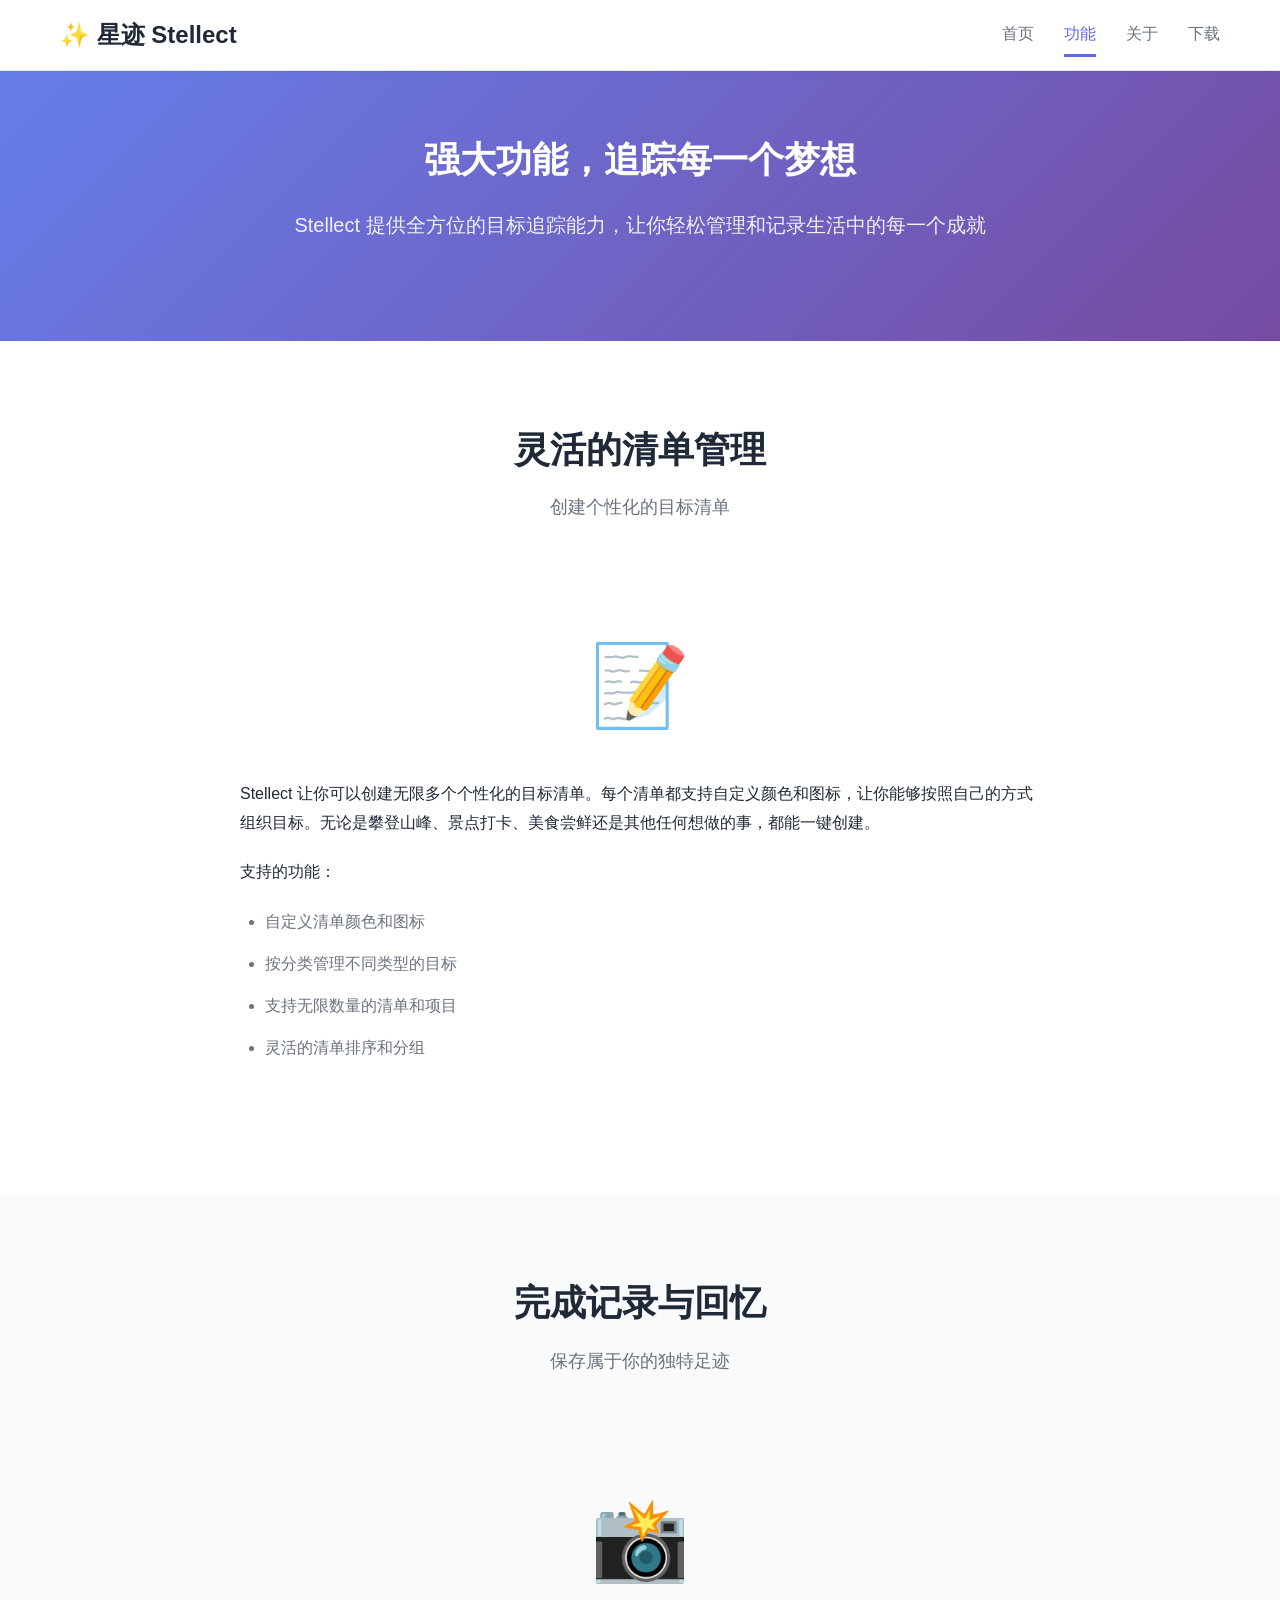
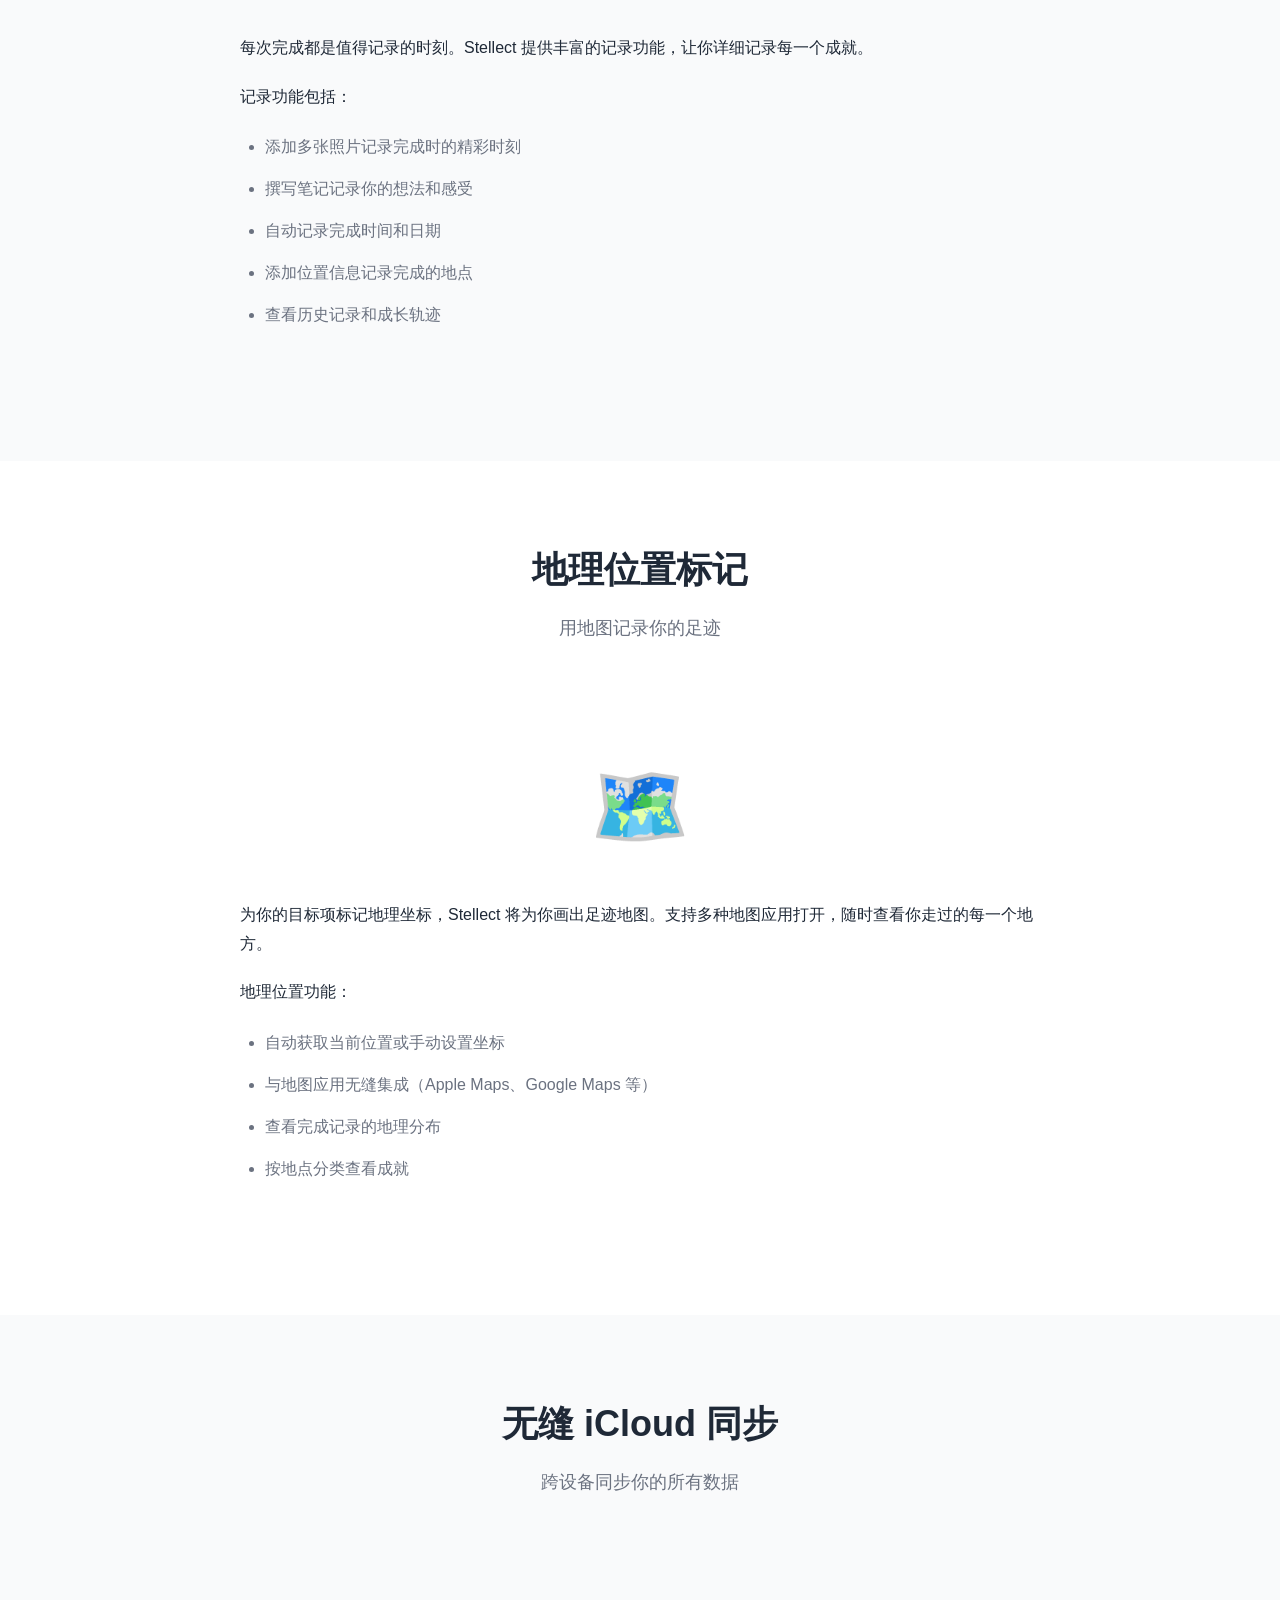
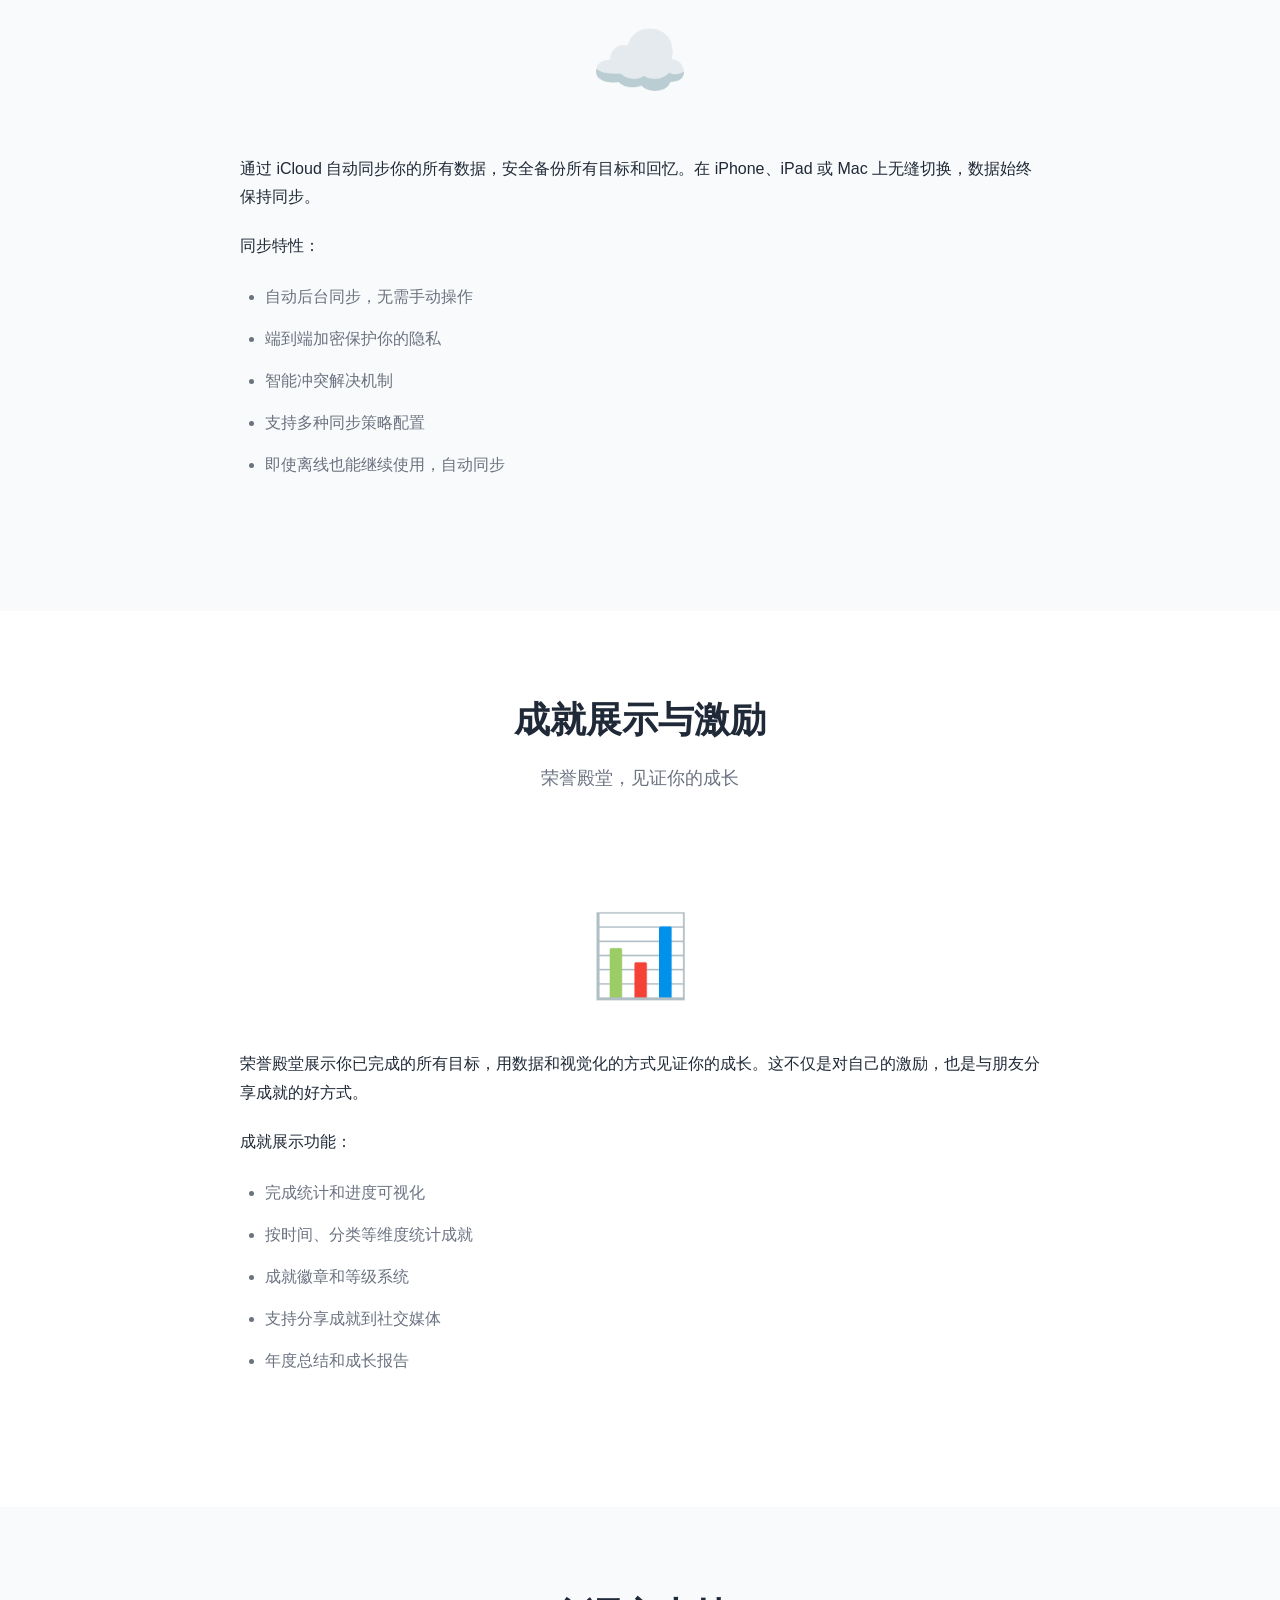
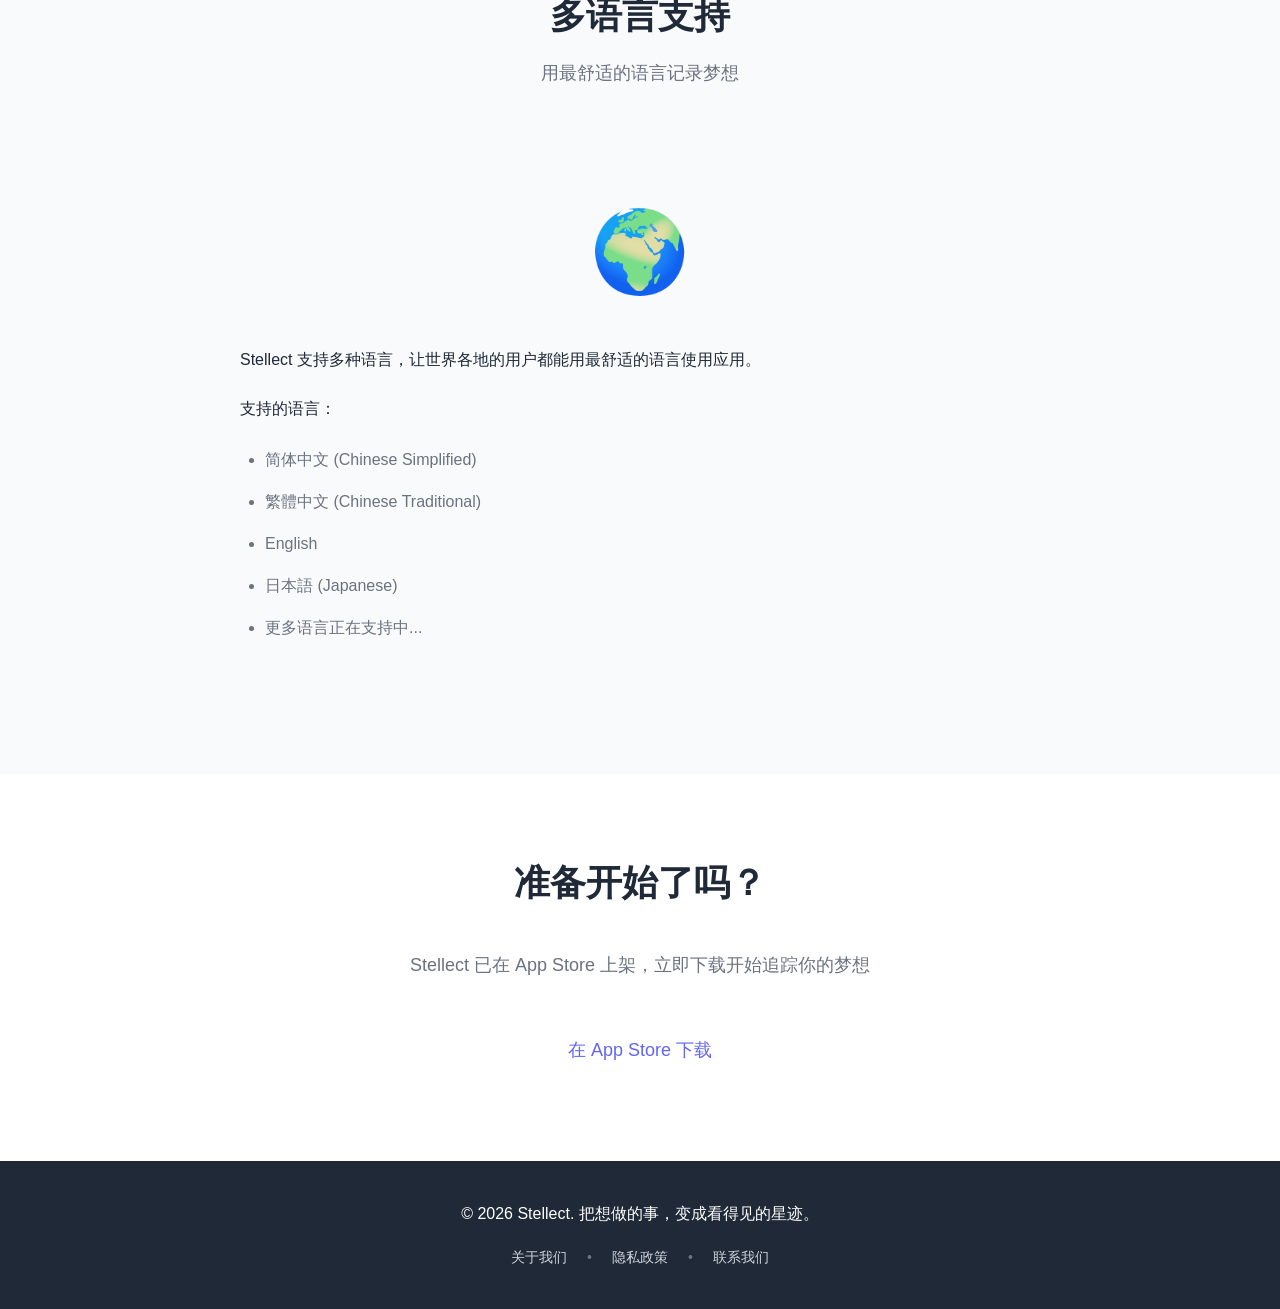
<file: pages/features.html>
<!DOCTYPE html>
<html lang="zh-CN">
<head>
  <meta charset="UTF-8">
  <meta name="viewport" content="width=device-width, initial-scale=1.0">
  <title>Stellect - 功能介绍</title>
  <meta name="description" content="Stellect 的完整功能介绍，了解如何使用灵活的清单管理、完成记录、地理位置标记等功能追踪你的目标。">
  <link rel="stylesheet" href="../assets/css/main.css">
  <script src="../config/config.js"></script>
  <script src="../assets/js/app-config-loader.js"></script>
</head>
<body>
  <header class="site-header">
    <div class="container">
      <div class="header-wrap">
        <a href="../index.html" class="brand">
          <span data-app-brand>✨ Stellect</span>
        </a>
        <nav class="nav">
          <a href="../index.html" class="nav-link">首页</a>
          <a href="features.html" class="nav-link active">功能</a>
          <a href="about.html" class="nav-link">关于</a>
          <a href="download.html" class="nav-link">下载</a>
        </nav>
      </div>
    </div>
  </header>

  <section class="hero" style="padding: 60px 0; background: linear-gradient(135deg, #667eea 0%, #764ba2 100%);">
    <div class="container">
      <div class="hero-content">
        <h1 style="font-size: 36px;">强大功能，追踪每一个梦想</h1>
        <p>Stellect 提供全方位的目标追踪能力，让你轻松管理和记录生活中的每一个成就</p>
      </div>
    </div>
  </section>

  <section class="section">
    <div class="container">
      <div class="section-header">
        <h2 class="section-title">灵活的清单管理</h2>
        <p class="section-subtitle">创建个性化的目标清单</p>
      </div>
      <div class="feature-detail">
        <div class="feature-detail-icon">📝</div>
        <p>Stellect 让你可以创建无限多个个性化的目标清单。每个清单都支持自定义颜色和图标，让你能够按照自己的方式组织目标。无论是攀登山峰、景点打卡、美食尝鲜还是其他任何想做的事，都能一键创建。</p>
        <p>支持的功能：</p>
        <ul>
          <li>自定义清单颜色和图标</li>
          <li>按分类管理不同类型的目标</li>
          <li>支持无限数量的清单和项目</li>
          <li>灵活的清单排序和分组</li>
        </ul>
      </div>
    </div>
  </section>

  <section class="section section-alt">
    <div class="container">
      <div class="section-header">
        <h2 class="section-title">完成记录与回忆</h2>
        <p class="section-subtitle">保存属于你的独特足迹</p>
      </div>
      <div class="feature-detail">
        <div class="feature-detail-icon">📸</div>
        <p>每次完成都是值得记录的时刻。Stellect 提供丰富的记录功能，让你详细记录每一个成就。</p>
        <p>记录功能包括：</p>
        <ul>
          <li>添加多张照片记录完成时的精彩时刻</li>
          <li>撰写笔记记录你的想法和感受</li>
          <li>自动记录完成时间和日期</li>
          <li>添加位置信息记录完成的地点</li>
          <li>查看历史记录和成长轨迹</li>
        </ul>
      </div>
    </div>
  </section>

  <section class="section">
    <div class="container">
      <div class="section-header">
        <h2 class="section-title">地理位置标记</h2>
        <p class="section-subtitle">用地图记录你的足迹</p>
      </div>
      <div class="feature-detail">
        <div class="feature-detail-icon">🗺️</div>
        <p>为你的目标项标记地理坐标，Stellect 将为你画出足迹地图。支持多种地图应用打开，随时查看你走过的每一个地方。</p>
        <p>地理位置功能：</p>
        <ul>
          <li>自动获取当前位置或手动设置坐标</li>
          <li>与地图应用无缝集成（Apple Maps、Google Maps 等）</li>
          <li>查看完成记录的地理分布</li>
          <li>按地点分类查看成就</li>
        </ul>
      </div>
    </div>
  </section>

  <section class="section section-alt">
    <div class="container">
      <div class="section-header">
        <h2 class="section-title">无缝 iCloud 同步</h2>
        <p class="section-subtitle">跨设备同步你的所有数据</p>
      </div>
      <div class="feature-detail">
        <div class="feature-detail-icon">☁️</div>
        <p>通过 iCloud 自动同步你的所有数据，安全备份所有目标和回忆。在 iPhone、iPad 或 Mac 上无缝切换，数据始终保持同步。</p>
        <p>同步特性：</p>
        <ul>
          <li>自动后台同步，无需手动操作</li>
          <li>端到端加密保护你的隐私</li>
          <li>智能冲突解决机制</li>
          <li>支持多种同步策略配置</li>
          <li>即使离线也能继续使用，自动同步</li>
        </ul>
      </div>
    </div>
  </section>

  <section class="section">
    <div class="container">
      <div class="section-header">
        <h2 class="section-title">成就展示与激励</h2>
        <p class="section-subtitle">荣誉殿堂，见证你的成长</p>
      </div>
      <div class="feature-detail">
        <div class="feature-detail-icon">📊</div>
        <p>荣誉殿堂展示你已完成的所有目标，用数据和视觉化的方式见证你的成长。这不仅是对自己的激励，也是与朋友分享成就的好方式。</p>
        <p>成就展示功能：</p>
        <ul>
          <li>完成统计和进度可视化</li>
          <li>按时间、分类等维度统计成就</li>
          <li>成就徽章和等级系统</li>
          <li>支持分享成就到社交媒体</li>
          <li>年度总结和成长报告</li>
        </ul>
      </div>
    </div>
  </section>

  <section class="section section-alt">
    <div class="container">
      <div class="section-header">
        <h2 class="section-title">多语言支持</h2>
        <p class="section-subtitle">用最舒适的语言记录梦想</p>
      </div>
      <div class="feature-detail">
        <div class="feature-detail-icon">🌍</div>
        <p>Stellect 支持多种语言，让世界各地的用户都能用最舒适的语言使用应用。</p>
        <p>支持的语言：</p>
        <ul>
          <li>简体中文 (Chinese Simplified)</li>
          <li>繁體中文 (Chinese Traditional)</li>
          <li>English</li>
          <li>日本語 (Japanese)</li>
          <li>更多语言正在支持中...</li>
        </ul>
      </div>
    </div>
  </section>

  <section class="section">
    <div class="container" style="text-align: center;">
      <h2 class="section-title mb-40">准备开始了吗？</h2>
      <p style="font-size: 18px; color: var(--text-secondary); margin-bottom: 40px;">
        Stellect 已在 App Store 上架，立即下载开始追踪你的梦想
      </p>
      <a href="https://apps.apple.com/app/id6779149152" class="btn btn-primary" style="font-size: 18px; padding: 16px 40px;">
        在 App Store 下载
      </a>
    </div>
  </section>

  <footer class="site-footer">
    <div class="container">
      <div class="footer-content">
        <p>© 2026 Stellect. 把想做的事，变成看得见的星迹。</p>
      </div>
      <div class="footer-links">
        <a href="about.html">关于我们</a>
        <span>•</span>
        <a href="privacy.html">隐私政策</a>
        <span>•</span>
        <a href="about.html#contact">联系我们</a>
      </div>
    </div>
  </footer>

  <style>
    .feature-detail {
      max-width: 800px;
      margin: 0 auto;
      padding: 40px 0;
    }

    .feature-detail-icon {
      font-size: 80px;
      text-align: center;
      margin-bottom: 30px;
    }

    .feature-detail p {
      font-size: 16px;
      color: var(--text-primary);
      line-height: 1.8;
      margin-bottom: 20px;
    }

    .feature-detail ul {
      font-size: 16px;
      color: var(--text-secondary);
      line-height: 2;
      padding-left: 25px;
    }

    .feature-detail li {
      margin-bottom: 10px;
    }

    .mb-40 {
      margin-bottom: 40px;
    }
  </style>

  <script src="../config/social.js"></script>
  <script src="../assets/js/config-loader.js"></script>
</body>
</html>
</file>
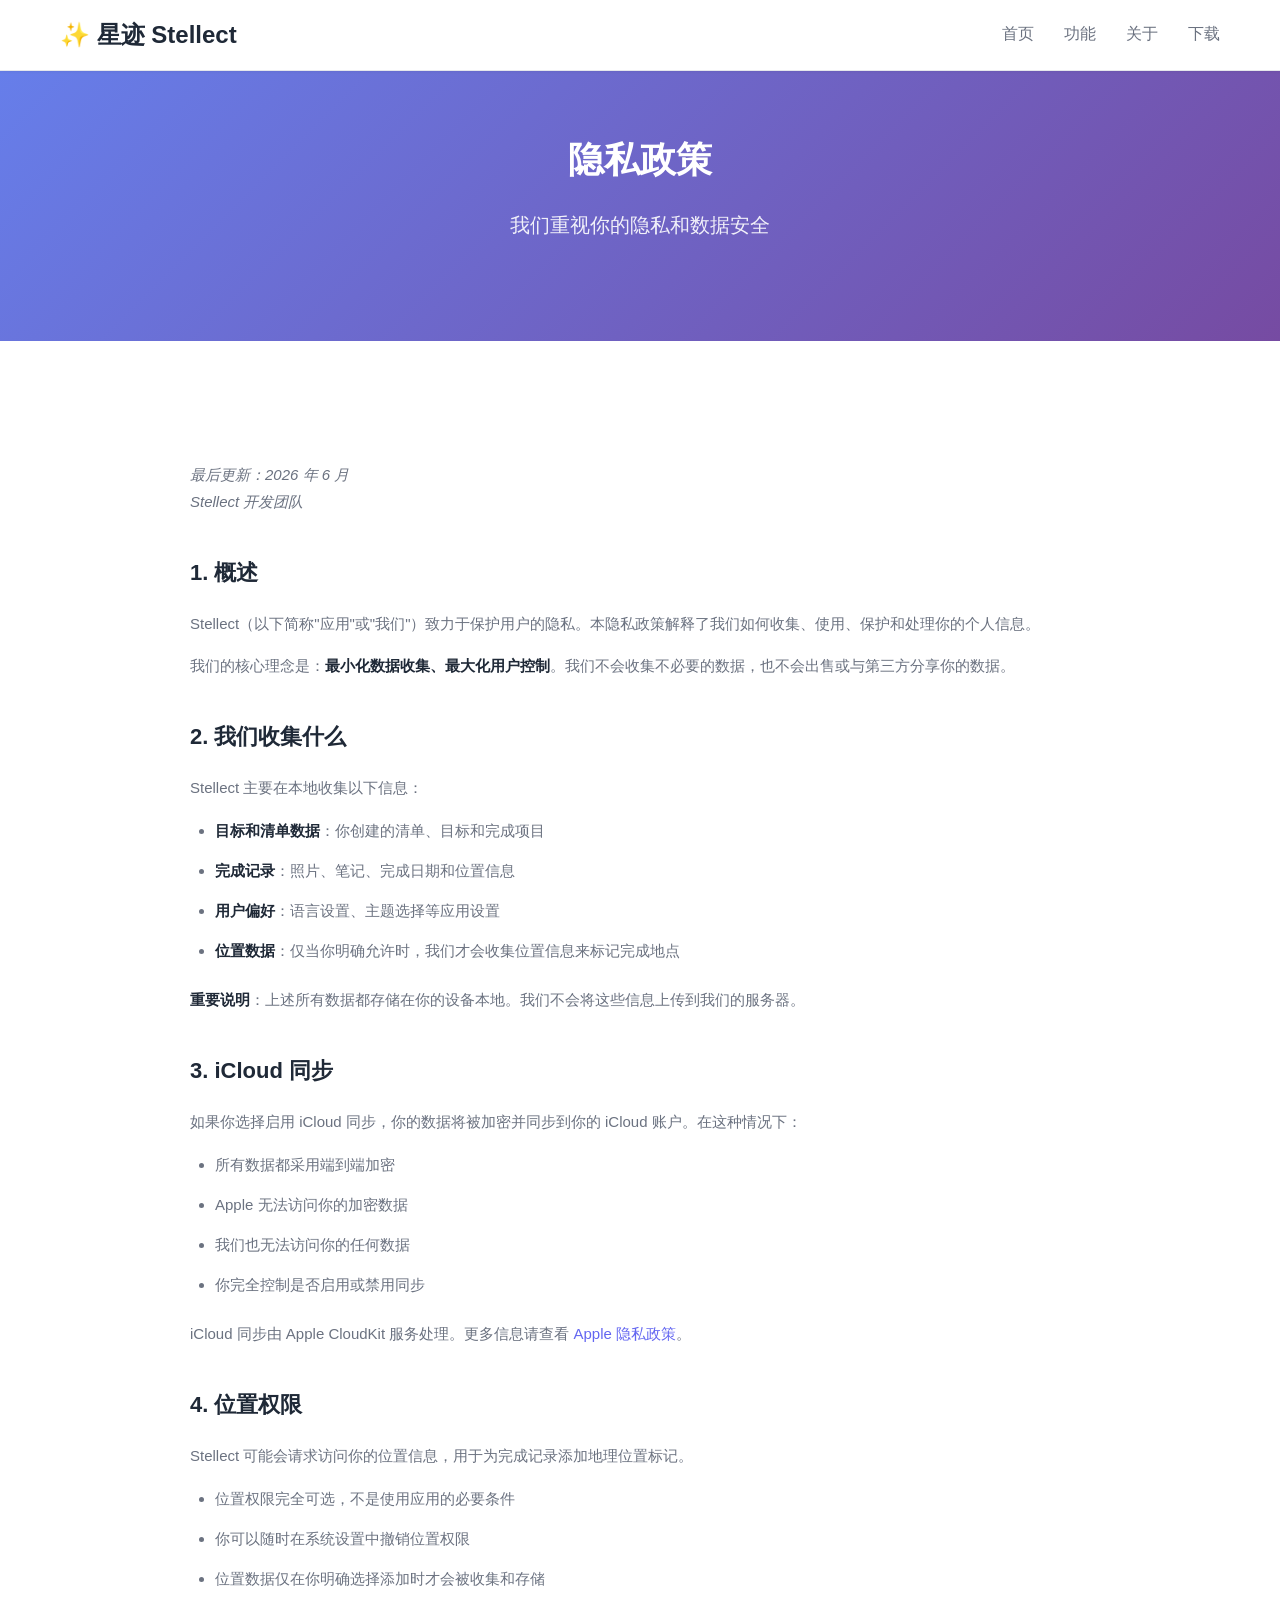
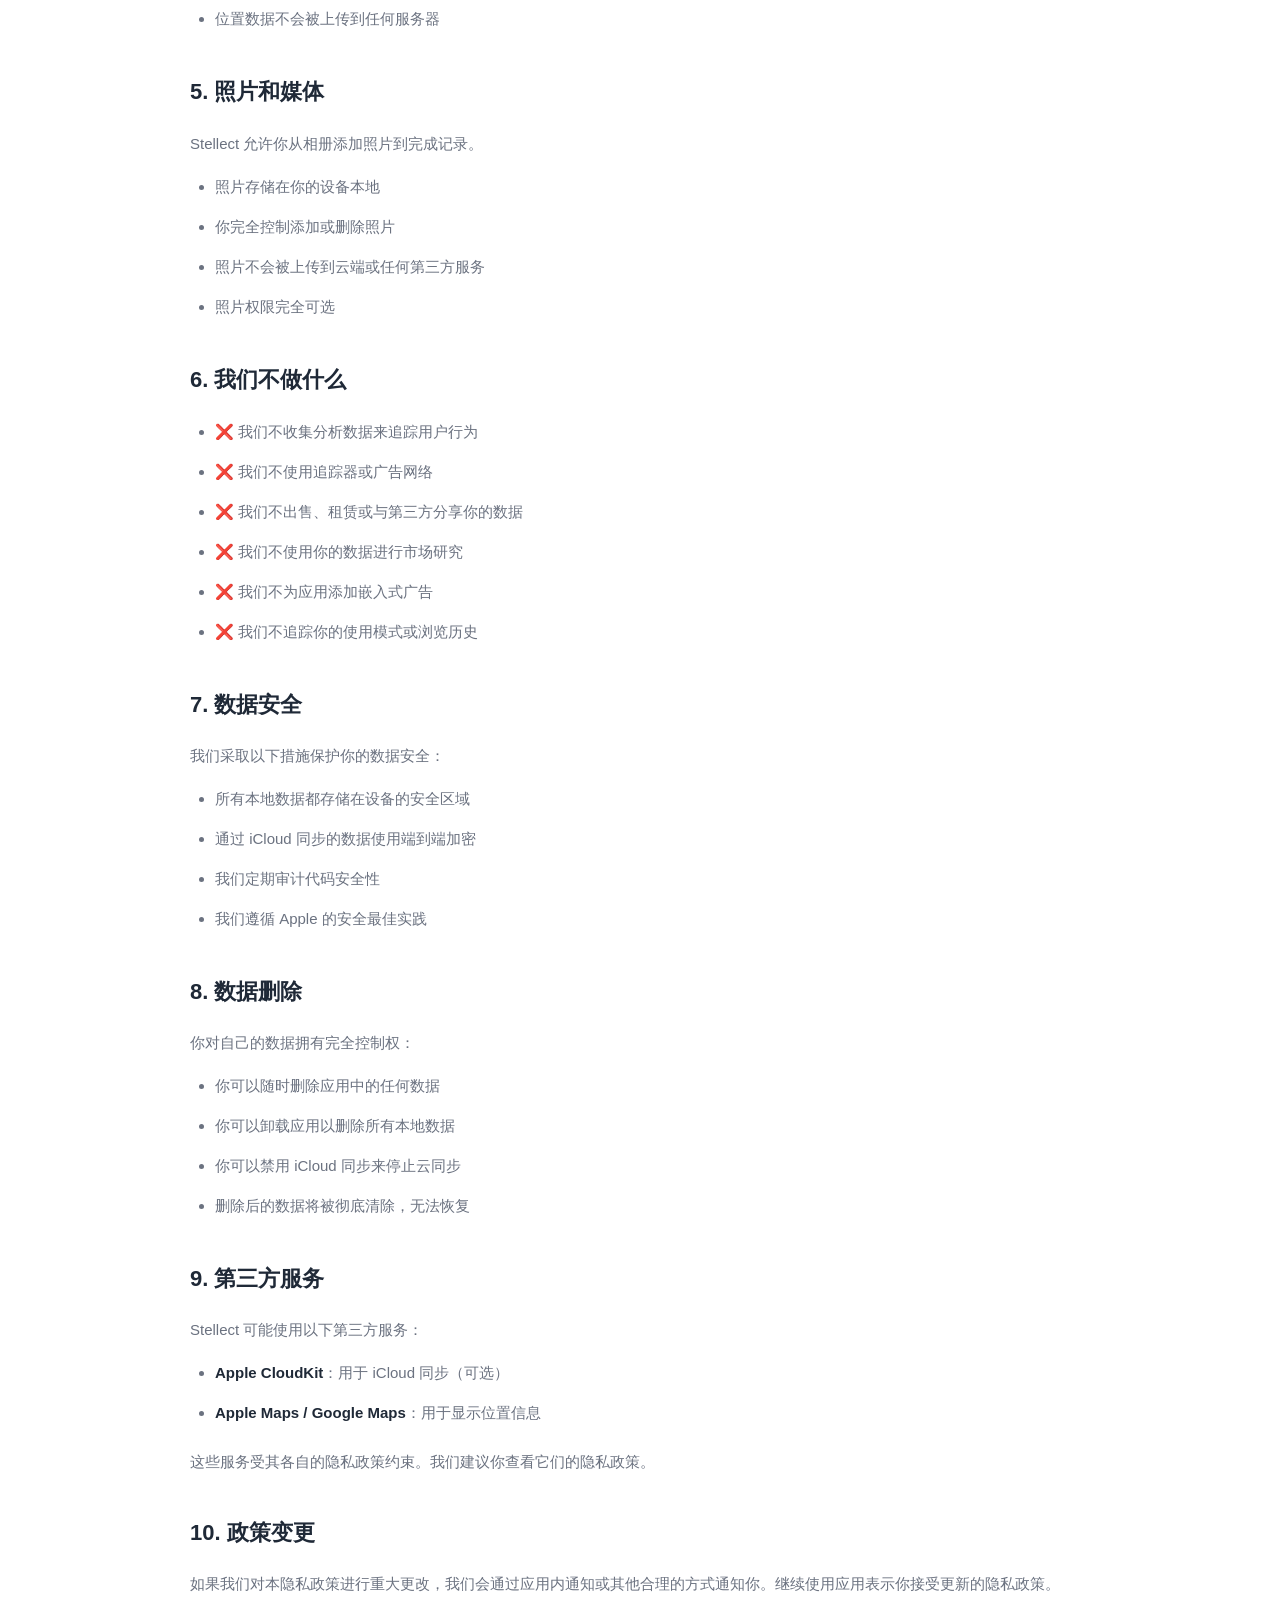
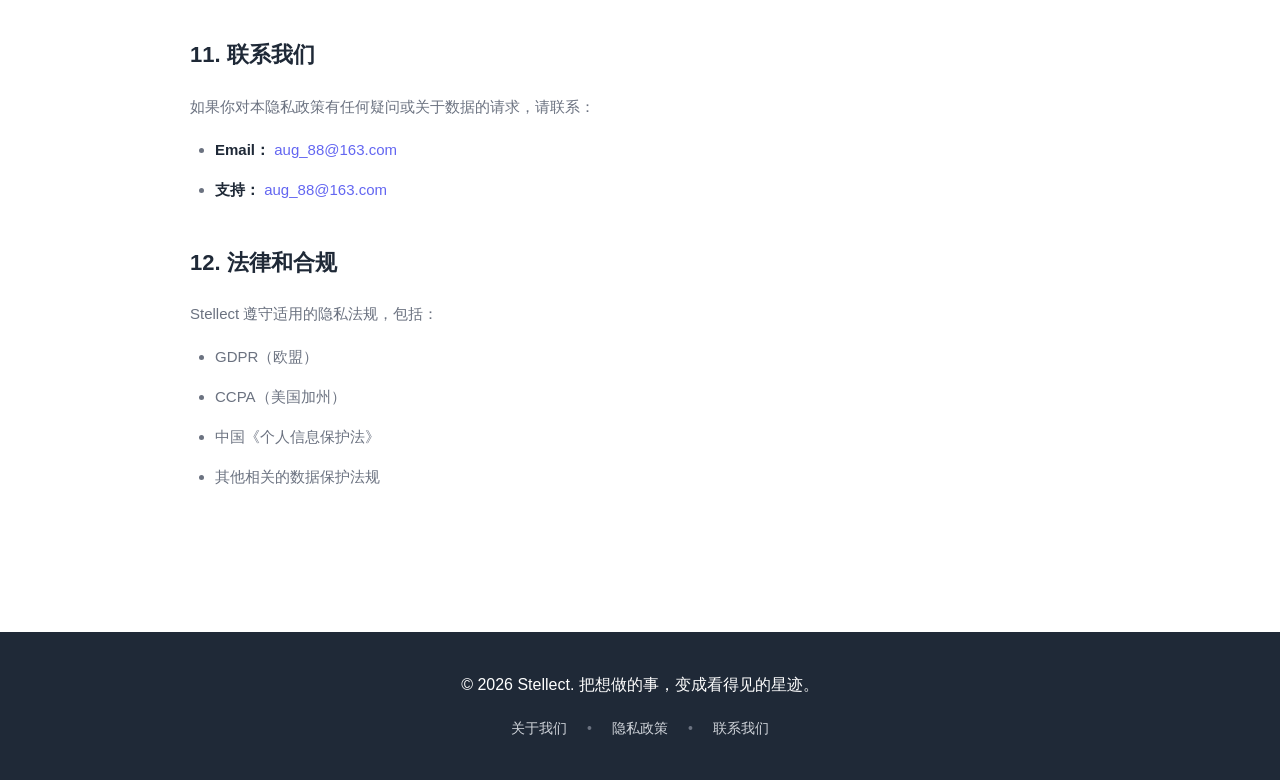
<file: pages/privacy.html>
<!DOCTYPE html>
<html lang="zh-CN">
<head>
  <meta charset="UTF-8">
  <meta name="viewport" content="width=device-width, initial-scale=1.0">
  <title>Stellect - 隐私政策</title>
  <meta name="description" content="Stellect 隐私政策，了解我们如何保护你的数据和隐私。">
  <link rel="stylesheet" href="../assets/css/main.css">
  <script src="../config/config.js"></script>
  <script src="../assets/js/app-config-loader.js"></script>
</head>
<body>
  <header class="site-header">
    <div class="container">
      <div class="header-wrap">
        <a href="../index.html" class="brand">
          <span data-app-brand>✨ Stellect</span>
        </a>
        <nav class="nav">
          <a href="../index.html" class="nav-link">首页</a>
          <a href="features.html" class="nav-link">功能</a>
          <a href="about.html" class="nav-link">关于</a>
          <a href="download.html" class="nav-link">下载</a>
        </nav>
      </div>
    </div>
  </header>

  <section class="hero" style="padding: 60px 0; background: linear-gradient(135deg, #667eea 0%, #764ba2 100%);">
    <div class="container">
      <div class="hero-content">
        <h1 style="font-size: 36px;">隐私政策</h1>
        <p>我们重视你的隐私和数据安全</p>
      </div>
    </div>
  </section>

  <section class="section">
    <div class="container">
      <div class="privacy-content">
        <p style="color: var(--text-secondary); font-style: italic; margin-bottom: 30px;">
          最后更新：2026 年 6 月<br>
          Stellect 开发团队
        </p>

        <h2>1. 概述</h2>
        <p>
          Stellect（以下简称"应用"或"我们"）致力于保护用户的隐私。本隐私政策解释了我们如何收集、使用、保护和处理你的个人信息。
        </p>
        <p>
          我们的核心理念是：<strong>最小化数据收集、最大化用户控制</strong>。我们不会收集不必要的数据，也不会出售或与第三方分享你的数据。
        </p>

        <h2>2. 我们收集什么</h2>
        <p>Stellect 主要在本地收集以下信息：</p>
        <ul>
          <li><strong>目标和清单数据</strong>：你创建的清单、目标和完成项目</li>
          <li><strong>完成记录</strong>：照片、笔记、完成日期和位置信息</li>
          <li><strong>用户偏好</strong>：语言设置、主题选择等应用设置</li>
          <li><strong>位置数据</strong>：仅当你明确允许时，我们才会收集位置信息来标记完成地点</li>
        </ul>
        <p>
          <strong>重要说明</strong>：上述所有数据都存储在你的设备本地。我们不会将这些信息上传到我们的服务器。
        </p>

        <h2>3. iCloud 同步</h2>
        <p>
          如果你选择启用 iCloud 同步，你的数据将被加密并同步到你的 iCloud 账户。在这种情况下：
        </p>
        <ul>
          <li>所有数据都采用端到端加密</li>
          <li>Apple 无法访问你的加密数据</li>
          <li>我们也无法访问你的任何数据</li>
          <li>你完全控制是否启用或禁用同步</li>
        </ul>
        <p>
          iCloud 同步由 Apple CloudKit 服务处理。更多信息请查看 <a href="https://www.apple.com/cn/privacy/">Apple 隐私政策</a>。
        </p>

        <h2>4. 位置权限</h2>
        <p>
          Stellect 可能会请求访问你的位置信息，用于为完成记录添加地理位置标记。
        </p>
        <ul>
          <li>位置权限完全可选，不是使用应用的必要条件</li>
          <li>你可以随时在系统设置中撤销位置权限</li>
          <li>位置数据仅在你明确选择添加时才会被收集和存储</li>
          <li>位置数据不会被上传到任何服务器</li>
        </ul>

        <h2>5. 照片和媒体</h2>
        <p>
          Stellect 允许你从相册添加照片到完成记录。
        </p>
        <ul>
          <li>照片存储在你的设备本地</li>
          <li>你完全控制添加或删除照片</li>
          <li>照片不会被上传到云端或任何第三方服务</li>
          <li>照片权限完全可选</li>
        </ul>

        <h2>6. 我们不做什么</h2>
        <ul>
          <li>❌ 我们不收集分析数据来追踪用户行为</li>
          <li>❌ 我们不使用追踪器或广告网络</li>
          <li>❌ 我们不出售、租赁或与第三方分享你的数据</li>
          <li>❌ 我们不使用你的数据进行市场研究</li>
          <li>❌ 我们不为应用添加嵌入式广告</li>
          <li>❌ 我们不追踪你的使用模式或浏览历史</li>
        </ul>

        <h2>7. 数据安全</h2>
        <p>
          我们采取以下措施保护你的数据安全：
        </p>
        <ul>
          <li>所有本地数据都存储在设备的安全区域</li>
          <li>通过 iCloud 同步的数据使用端到端加密</li>
          <li>我们定期审计代码安全性</li>
          <li>我们遵循 Apple 的安全最佳实践</li>
        </ul>

        <h2>8. 数据删除</h2>
        <p>
          你对自己的数据拥有完全控制权：
        </p>
        <ul>
          <li>你可以随时删除应用中的任何数据</li>
          <li>你可以卸载应用以删除所有本地数据</li>
          <li>你可以禁用 iCloud 同步来停止云同步</li>
          <li>删除后的数据将被彻底清除，无法恢复</li>
        </ul>

        <h2>9. 第三方服务</h2>
        <p>
          Stellect 可能使用以下第三方服务：
        </p>
        <ul>
          <li><strong>Apple CloudKit</strong>：用于 iCloud 同步（可选）</li>
          <li><strong>Apple Maps / Google Maps</strong>：用于显示位置信息</li>
        </ul>
        <p>
          这些服务受其各自的隐私政策约束。我们建议你查看它们的隐私政策。
        </p>

        <h2>10. 政策变更</h2>
        <p>
          如果我们对本隐私政策进行重大更改，我们会通过应用内通知或其他合理的方式通知你。继续使用应用表示你接受更新的隐私政策。
        </p>

        <h2>11. 联系我们</h2>
        <p>
          如果你对本隐私政策有任何疑问或关于数据的请求，请联系：
        </p>
        <ul>
          <li><strong>Email：</strong> <a href="mailto:" data-social="email"></a></li>
          <li><strong>支持：</strong> <a href="mailto:" data-social="email"></a></li>
        </ul>

        <h2>12. 法律和合规</h2>
        <p>
          Stellect 遵守适用的隐私法规，包括：
        </p>
        <ul>
          <li>GDPR（欧盟）</li>
          <li>CCPA（美国加州）</li>
          <li>中国《个人信息保护法》</li>
          <li>其他相关的数据保护法规</li>
        </ul>
      </div>
    </div>
  </section>

  <footer class="site-footer">
    <div class="container">
      <div class="footer-content">
        <p>© 2026 Stellect. 把想做的事，变成看得见的星迹。</p>
      </div>
      <div class="footer-links">
        <a href="about.html">关于我们</a>
        <span>•</span>
        <a href="privacy.html">隐私政策</a>
        <span>•</span>
        <a href="about.html#contact">联系我们</a>
      </div>
    </div>
  </footer>

  <style>
    .privacy-content {
      max-width: 900px;
      margin: 0 auto;
      padding: 40px 0;
    }

    .privacy-content h2 {
      font-size: 22px;
      color: var(--text-primary);
      margin: 40px 0 20px 0;
    }

    .privacy-content h2:first-child {
      margin-top: 0;
    }

    .privacy-content p {
      font-size: 15px;
      color: var(--text-secondary);
      line-height: 1.8;
      margin-bottom: 15px;
    }

    .privacy-content ul {
      font-size: 15px;
      color: var(--text-secondary);
      padding-left: 25px;
      line-height: 2;
      margin-bottom: 20px;
    }

    .privacy-content li {
      margin-bottom: 10px;
    }

    .privacy-content strong {
      color: var(--text-primary);
    }

    .privacy-content a {
      color: var(--primary-color);
      text-decoration: none;
      transition: color 0.3s ease;
    }

    .privacy-content a:hover {
      color: var(--primary-dark);
    }
  </style>

  <script src="../config/social.js"></script>
  <script src="../assets/js/config-loader.js"></script>
</body>
</html>
</file>
<file: assets/css/main.css>
* {
  margin: 0;
  padding: 0;
  box-sizing: border-box;
}

:root {
  --primary-color: #6366f1;
  --primary-dark: #4f46e5;
  --secondary-color: #8b5cf6;
  --text-primary: #1f2937;
  --text-secondary: #6b7280;
  --bg-light: #f9fafb;
  --bg-white: #ffffff;
  --border-color: #e5e7eb;
  --success-color: #10b981;
  --warning-color: #f59e0b;
}

body {
  font-family: -apple-system, BlinkMacSystemFont, 'Segoe UI', Roboto, 'Helvetica Neue', Arial, sans-serif;
  line-height: 1.6;
  color: var(--text-primary);
  background-color: var(--bg-light);
}

.container {
  max-width: 1200px;
  margin: 0 auto;
  padding: 0 20px;
}

/* Header */
.site-header {
  background: var(--bg-white);
  border-bottom: 1px solid var(--border-color);
  position: sticky;
  top: 0;
  z-index: 100;
  box-shadow: 0 1px 3px rgba(0, 0, 0, 0.05);
}

.header-wrap {
  display: flex;
  justify-content: space-between;
  align-items: center;
  height: 70px;
}

.brand {
  display: flex;
  align-items: center;
  gap: 12px;
  text-decoration: none;
  font-size: 24px;
  font-weight: 700;
  color: var(--text-primary);
}

.nav {
  display: flex;
  gap: 30px;
}

.nav-link {
  text-decoration: none;
  color: var(--text-secondary);
  font-size: 16px;
  padding: 8px 0;
  border-bottom: 3px solid transparent;
  transition: all 0.3s ease;
}

.nav-link:hover,
.nav-link.active {
  color: var(--primary-color);
  border-bottom-color: var(--primary-color);
}

/* Hero Section */
.hero {
  background: linear-gradient(135deg, #667eea 0%, #764ba2 100%);
  color: white;
  padding: 100px 0;
  text-align: center;
}

.hero-content h1 {
  font-size: 48px;
  margin-bottom: 20px;
  font-weight: 700;
}

.hero-content p {
  font-size: 20px;
  margin-bottom: 40px;
  opacity: 0.9;
}

/* Buttons */
.btn {
  display: inline-block;
  padding: 12px 32px;
  border-radius: 6px;
  text-decoration: none;
  font-weight: 500;
  font-size: 16px;
  transition: all 0.3s ease;
  cursor: pointer;
  border: none;
}

.btn-primary {
  background: white;
  color: var(--primary-color);
}

.btn-primary:hover {
  transform: translateY(-2px);
  box-shadow: 0 10px 25px rgba(0, 0, 0, 0.2);
}

.btn-secondary {
  background: transparent;
  color: white;
  border: 2px solid white;
}

.btn-secondary:hover {
  background: rgba(255, 255, 255, 0.1);
  transform: translateY(-2px);
}

/* Sections */
.section {
  padding: 80px 0;
  background: var(--bg-white);
}

.section-alt {
  background: var(--bg-light);
}

.section-header {
  text-align: center;
  margin-bottom: 60px;
}

.section-title {
  font-size: 36px;
  font-weight: 700;
  margin-bottom: 15px;
  color: var(--text-primary);
}

.section-subtitle {
  font-size: 18px;
  color: var(--text-secondary);
}

/* Features Grid */
.features-grid {
  display: grid;
  grid-template-columns: repeat(auto-fit, minmax(300px, 1fr));
  gap: 30px;
}

.feature-card {
  padding: 30px;
  background: var(--bg-white);
  border-radius: 8px;
  border: 1px solid var(--border-color);
  transition: all 0.3s ease;
}

.section-alt .feature-card {
  background: var(--bg-white);
}

.feature-card:hover {
  transform: translateY(-8px);
  box-shadow: 0 20px 40px rgba(0, 0, 0, 0.1);
}

.feature-icon {
  font-size: 40px;
  margin-bottom: 15px;
  display: block;
}

.feature-card h3 {
  font-size: 20px;
  margin-bottom: 12px;
  color: var(--text-primary);
}

.feature-card p {
  color: var(--text-secondary);
  font-size: 15px;
  line-height: 1.6;
}

/* Screenshot */
.screenshot {
  text-align: center;
}

.screenshot img {
  max-width: 100%;
  height: auto;
  border-radius: 12px;
  box-shadow: 0 20px 40px rgba(0, 0, 0, 0.1);
  transition: transform 0.3s ease;
}

.screenshot img:hover {
  transform: scale(1.02);
}

.screenshot-grid {
  display: grid;
  grid-template-columns: repeat(auto-fit, minmax(420px, 1fr));
  gap: 20px;
  margin-top: 40px;
}

.screenshot-item {
  text-align: center;
}

.screenshot-item img {
  width: 100%;
  height: auto;
  border-radius: 8px;
  box-shadow: 0 10px 25px rgba(0, 0, 0, 0.1);
}

.screenshot-item h3 {
  margin-top: 15px;
  color: var(--text-primary);
  font-size: 16px;
}

/* Footer */
.site-footer {
  background: var(--text-primary);
  color: white;
  padding: 40px 0;
  text-align: center;
}

.footer-content {
  margin-bottom: 20px;
}

.footer-links {
  display: flex;
  justify-content: center;
  gap: 20px;
  font-size: 14px;
}

.footer-links a {
  color: #d1d5db;
  text-decoration: none;
  transition: color 0.3s ease;
}

.footer-links a:hover {
  color: white;
}

.footer-links span {
  color: #6b7280;
}

/* Responsive */
@media (max-width: 768px) {
  .hero-content h1 {
    font-size: 32px;
  }

  .hero-content p {
    font-size: 16px;
  }

  .section-title {
    font-size: 28px;
  }

  .nav {
    gap: 15px;
  }

  .nav-link {
    font-size: 14px;
  }

  .section {
    padding: 50px 0;
  }

  .features-grid {
    grid-template-columns: 1fr;
    gap: 20px;
  }
}

/* Utility Classes */
.text-center {
  text-align: center;
}

.mt-40 {
  margin-top: 40px;
}

.mb-40 {
  margin-bottom: 40px;
}

.py-40 {
  padding-top: 40px;
  padding-bottom: 40px;
}
</file>
